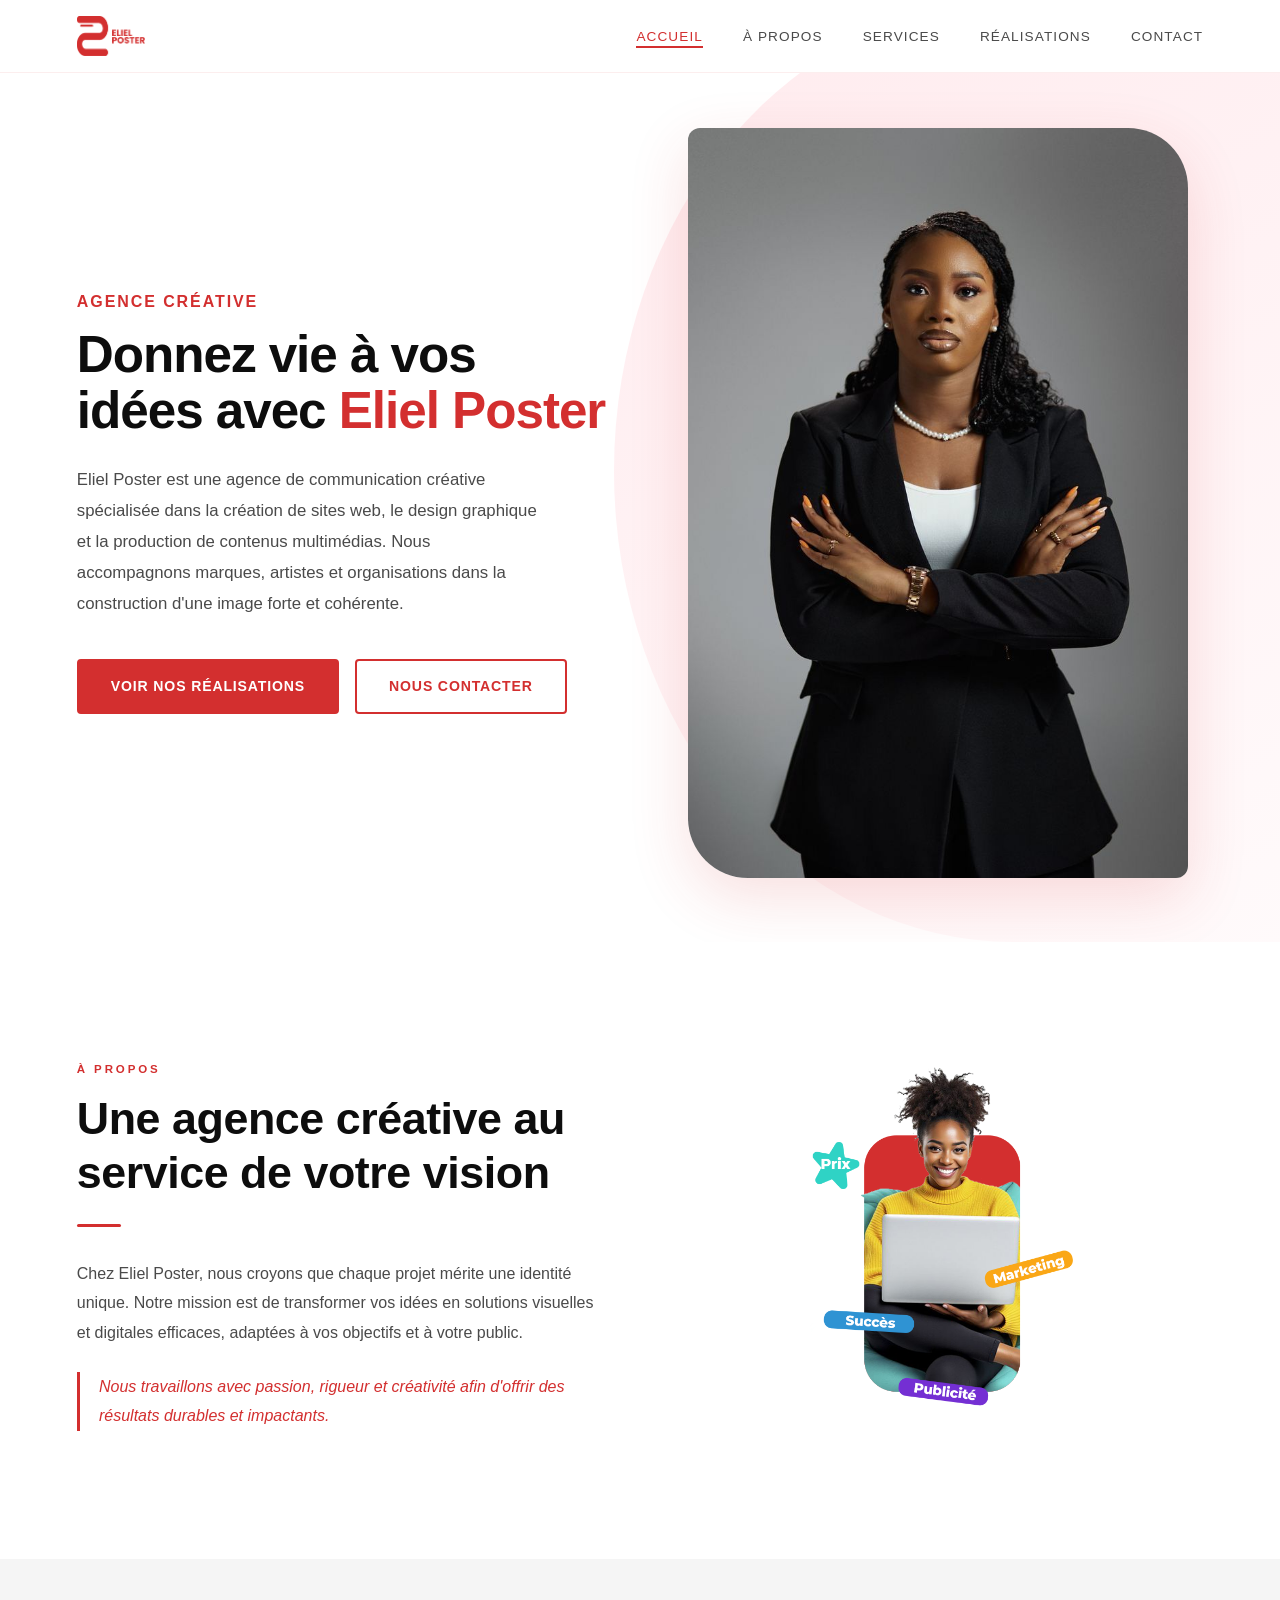
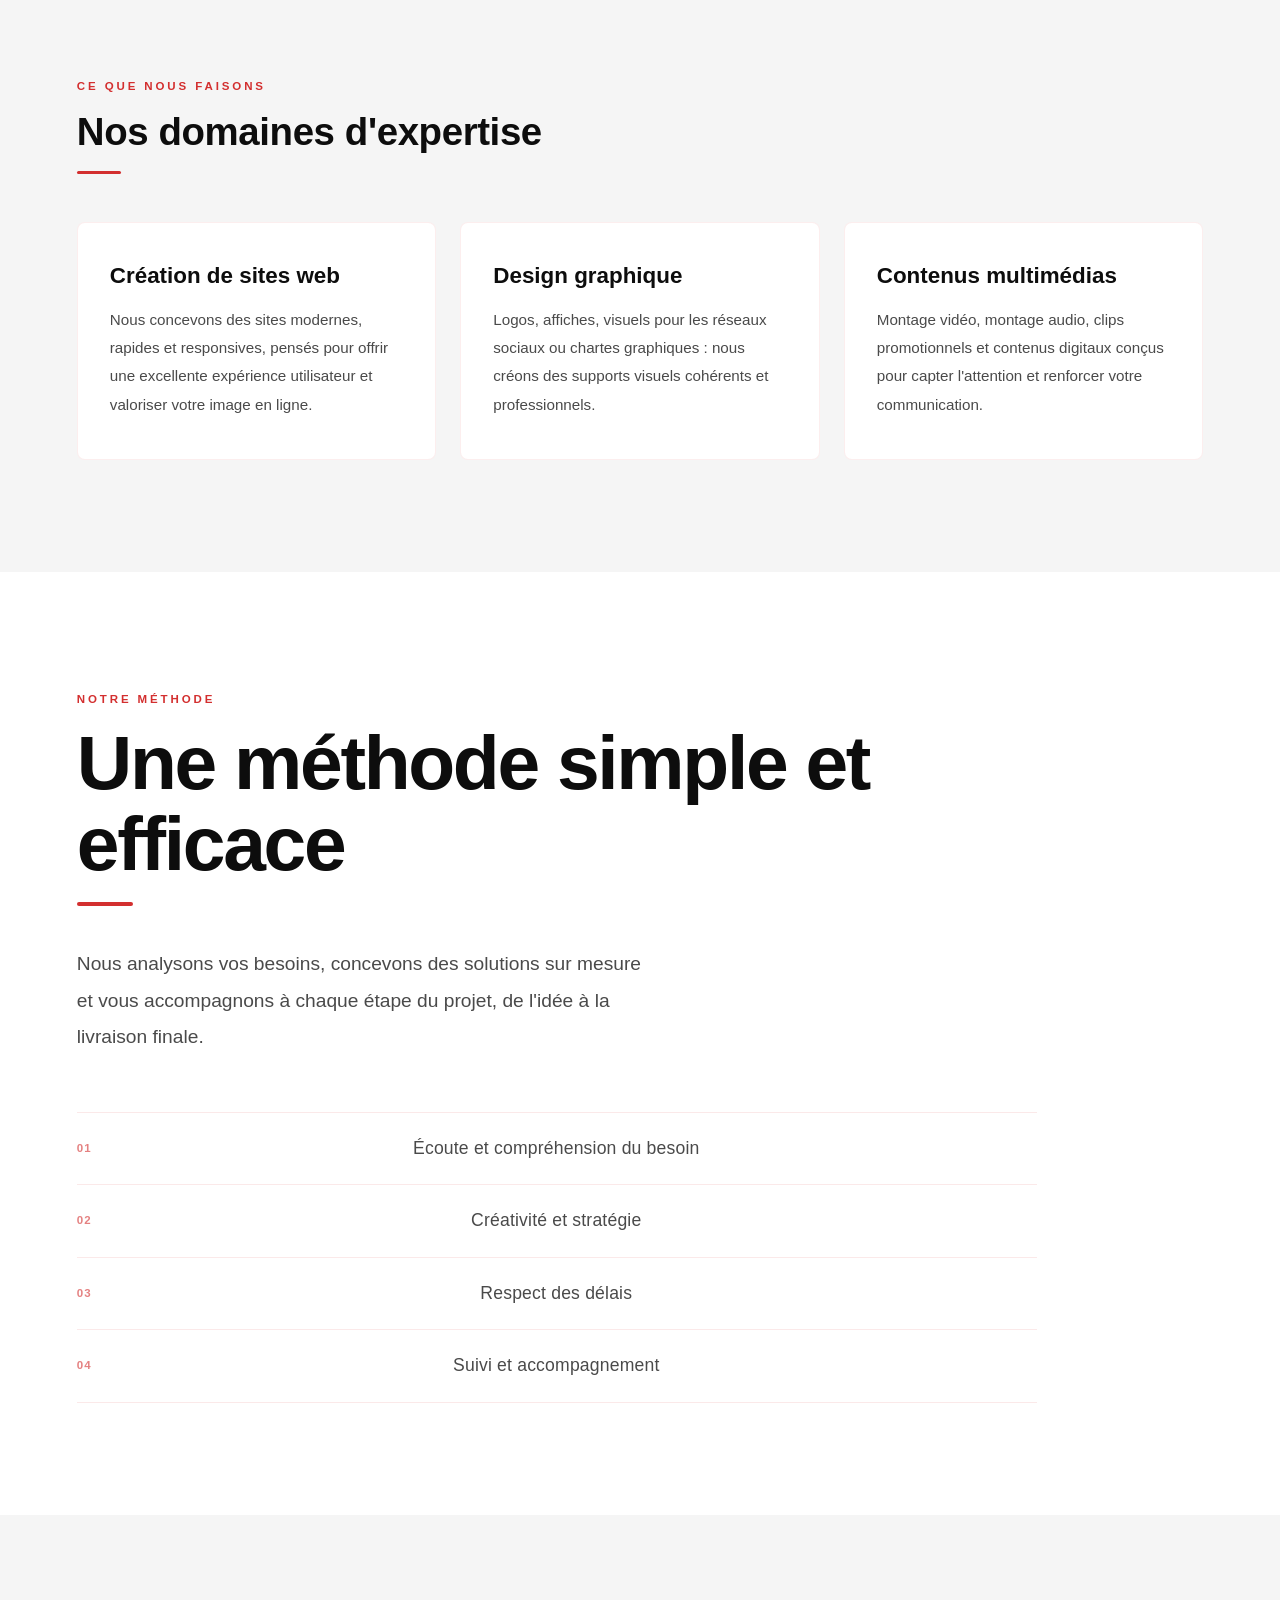
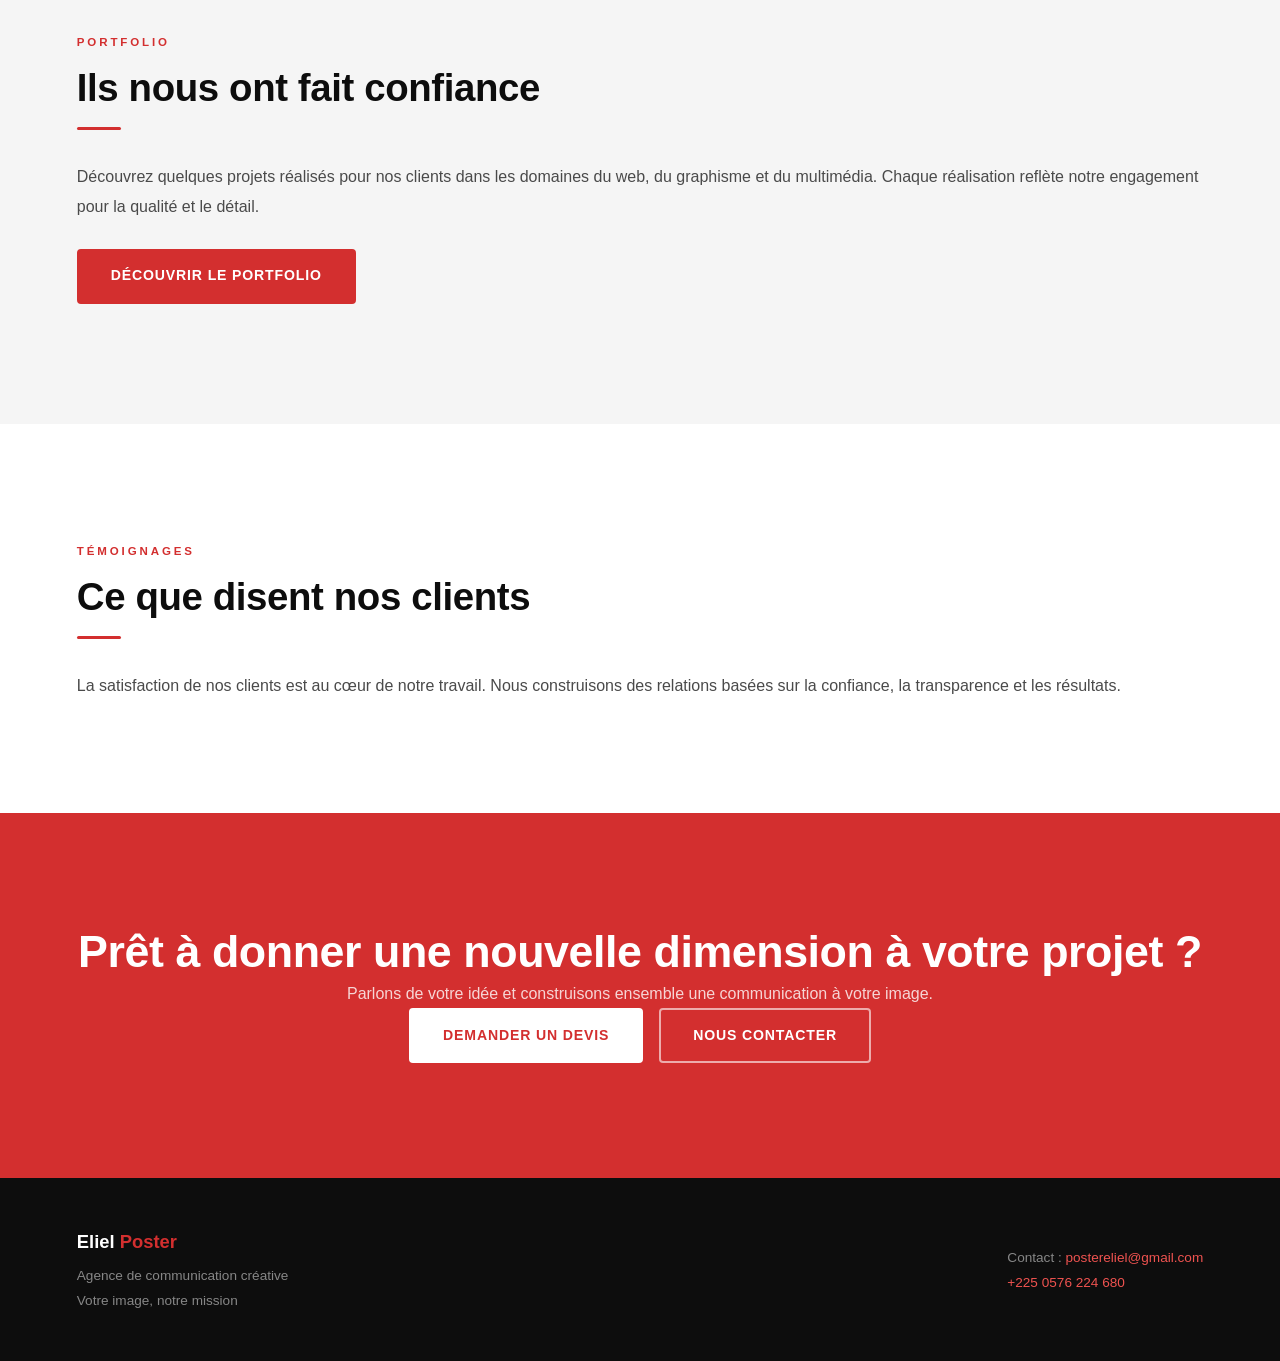
<file: index.html>
<!DOCTYPE html>
<html lang="fr">
<head>
    <meta charset="UTF-8">
    <meta name="viewport" content="width=device-width, initial-scale=1.0">
    <link rel="stylesheet" href="style.css">
    <link rel="icon" href="favicon.svg" type="image/svg+xml">
    <link rel="shortcut icon" href="favicon.svg" type="image/x-icon">
    <title>Eliel Poster</title>
</head>
<body>


    <div class="entete">
        <div class="logo">
            <a href="index.html">
                <img src="LOGO.png" alt="Logo Eliel Poster">
            </a>
        </div>


        <nav>
            <ul>
                <li><a href="#accueil">Accueil</a></li>
                <li><a href="#apropos">À propos</a></li>
                <li><a href="#services">Services</a></li>
                <li><a href="portfolio.html">Réalisations</a></li>
                <li><a href="contact.html">Contact</a></li>
            </ul>
        </nav>

        <button class="hamburger" id="hamburger" aria-label="Ouvrir le menu" aria-expanded="false">
            <span></span>
            <span></span>
            <span></span>
        </button>
    </div>

    <div class="menu-overlay" id="menuOverlay"></div>


    <div class="mobile-menu" id="mobileMenu" aria-hidden="true">
        <ul>
            <li><a href="#accueil"  class="mobile-lien">Accueil</a></li>
            <li><a href="#apropos"  class="mobile-lien">À propos</a></li>
            <li><a href="#services" class="mobile-lien">Services</a></li>
            <li><a href="portfolio.html" class="mobile-lien">Réalisations</a></li>
            <li><a href="contact.html"   class="mobile-lien">Contact</a></li>
        </ul>
        <a href="devis.html" class="btn-mobile-cta">Demander un devis</a>
    </div>


    <section id="accueil" class="hero">
        <div class="hero-content">
            <h4>Agence créative</h4>
            <h1 class="hero-titre-anime">Donnez vie à vos idées avec <span>Eliel Poster</span></h1>
            <p>Eliel Poster est une agence de communication créative spécialisée dans la création de sites web, le design graphique et la production de contenus multimédias. Nous accompagnons marques, artistes et organisations dans la construction d'une image forte et cohérente.</p>
            <div class="hero-btns">
                <a href="portfolio.html" class="btn-hero">Voir nos réalisations</a>
                <a href="contact.html" class="btn-hero-outline">Nous contacter</a>
            </div>
        </div>
        <div class="hero-visual">
            <img src="ILLUSTRATION ACCEU.jpg" alt="Illustration femme">
        </div>
    </section>

    <section id="apropos">
        <div class="apropos-grid">
            <div class="apropos-box">
                <span class="section-label">À propos</span>
                <h2>Une agence créative au service de votre vision</h2>
                <div class="section-line"></div>
                <p>Chez Eliel Poster, nous croyons que chaque projet mérite une identité unique. Notre mission est de transformer vos idées en solutions visuelles et digitales efficaces, adaptées à vos objectifs et à votre public.</p>
                <p class="complement">Nous travaillons avec passion, rigueur et créativité afin d'offrir des résultats durables et impactants.</p>
            </div>
            <div class="hero-visual2">
                <img src="illustratio 2 site.png" alt="Illustration femme digitale">
            </div>
        </div>
    </section>

    <section id="services">
        <span class="section-label">Ce que nous faisons</span>
        <h2 class="section-title">Nos domaines d'expertise</h2>
        <div class="section-line"></div>
        <div class="services-grid">
            <div class="service-card reveal">
                <h3>Création de sites web</h3>
                <p>Nous concevons des sites modernes, rapides et responsives, pensés pour offrir une excellente expérience utilisateur et valoriser votre image en ligne.</p>
            </div>
            <div class="service-card reveal">
                <h3>Design graphique</h3>
                <p>Logos, affiches, visuels pour les réseaux sociaux ou chartes graphiques : nous créons des supports visuels cohérents et professionnels.</p>
            </div>
            <div class="service-card reveal">
                <h3>Contenus multimédias</h3>
                <p>Montage vidéo, montage audio, clips promotionnels et contenus digitaux conçus pour capter l'attention et renforcer votre communication.</p>
            </div>
        </div>
    </section>

    <section id="approche">
        <div class="approche-box">
            <span class="section-label">Notre méthode</span>
            <h2>Une méthode simple et efficace</h2>
            <p>Nous analysons vos besoins, concevons des solutions sur mesure et vous accompagnons à chaque étape du projet, de l'idée à la livraison finale.</p>
            <ul class="points-cles">
                <li>Écoute et compréhension du besoin</li>
                <li>Créativité et stratégie</li>
                <li>Respect des délais</li>
                <li>Suivi et accompagnement</li>
            </ul>
        </div>
    </section>

    
    <section id="realisations">
        <span class="section-label">Portfolio</span>
        <h2 class="section-title">Ils nous ont fait confiance</h2>
        <div class="section-line"></div>
        <p>Découvrez quelques projets réalisés pour nos clients dans les domaines du web, du graphisme et du multimédia. Chaque réalisation reflète notre engagement pour la qualité et le détail.</p>
        <br>
        <a href="portfolio.html" class="btn-primary">Découvrir le portfolio</a>
    </section>

 
    <section id="temoignages">
        <span class="section-label">Témoignages</span>
        <h2 class="section-title">Ce que disent nos clients</h2>
        <div class="section-line"></div>
        <p>La satisfaction de nos clients est au cœur de notre travail. Nous construisons des relations basées sur la confiance, la transparence et les résultats.</p>
    </section>

    <section id="contact" class="cta">
        <h2>Prêt à donner une nouvelle dimension à votre projet ?</h2>
        <p>Parlons de votre idée et construisons ensemble une communication à votre image.</p>
        <div class="cta-btns">
            <a href="devis.html" class="btn-hero">Demander un devis</a>
            <a href="contact.html" class="btn-hero-outline">Nous contacter</a>
        </div>
    </section>

    <footer>
        <div>
            <span class="footer-brand">Eliel <span>Poster</span></span>
            <p>Agence de communication créative</p>
            <p>Votre image, notre mission</p>
        </div>
        <div class="footer-contact">
            <p>Contact : <a href="mailto:postereliel@gmail.com">postereliel@gmail.com</a></p>
            <p><a href="tel:+2250576224680">+225 0576 224 680</a></p>
        </div>
    </footer>


    <script>
        const hamburger   = document.getElementById('hamburger');
        const mobileMenu  = document.getElementById('mobileMenu');
        const overlay     = document.getElementById('menuOverlay');
        const mobileLiens = document.querySelectorAll('.mobile-lien');

        function ouvrirMenu() {
            hamburger.classList.add('ouvert');
            mobileMenu.classList.add('ouvert');
            overlay.classList.add('ouvert');
            hamburger.setAttribute('aria-expanded', 'true');
            mobileMenu.setAttribute('aria-hidden', 'false');
            document.body.style.overflow = 'hidden';
        }

        function fermerMenu() {
            hamburger.classList.remove('ouvert');
            mobileMenu.classList.remove('ouvert');
            overlay.classList.remove('ouvert');
            hamburger.setAttribute('aria-expanded', 'false');
            mobileMenu.setAttribute('aria-hidden', 'true');
            document.body.style.overflow = '';
        }

        hamburger.addEventListener('click', () => {
            hamburger.classList.contains('ouvert') ? fermerMenu() : ouvrirMenu();
        });

        overlay.addEventListener('click', fermerMenu);

        mobileLiens.forEach(lien => lien.addEventListener('click', fermerMenu));

        // Ombre entête au scroll
        window.addEventListener('scroll', () => {
            document.querySelector('.entete').classList.toggle('entete--scroll', window.scrollY > 30);
        });

        // Lien actif au scroll
        const sections = document.querySelectorAll('section[id]');
        const navLiens = document.querySelectorAll('nav ul li a');

        window.addEventListener('scroll', () => {
            let actif = '';
            sections.forEach(s => {
                if (window.scrollY >= s.offsetTop - 100) actif = s.id;
            });
            navLiens.forEach(a => {
                a.classList.toggle('nav-actif', a.getAttribute('href') === '#' + actif);
            });
        });

        // Reveal au scroll
        const reveals = document.querySelectorAll('.reveal');
        const observer = new IntersectionObserver(entries => {
            entries.forEach(e => { if (e.isIntersecting) e.target.classList.add('reveal--visible'); });
        }, { threshold: 0.15 });
        reveals.forEach(r => observer.observe(r));
    </script>
</body>
</html>
</file>
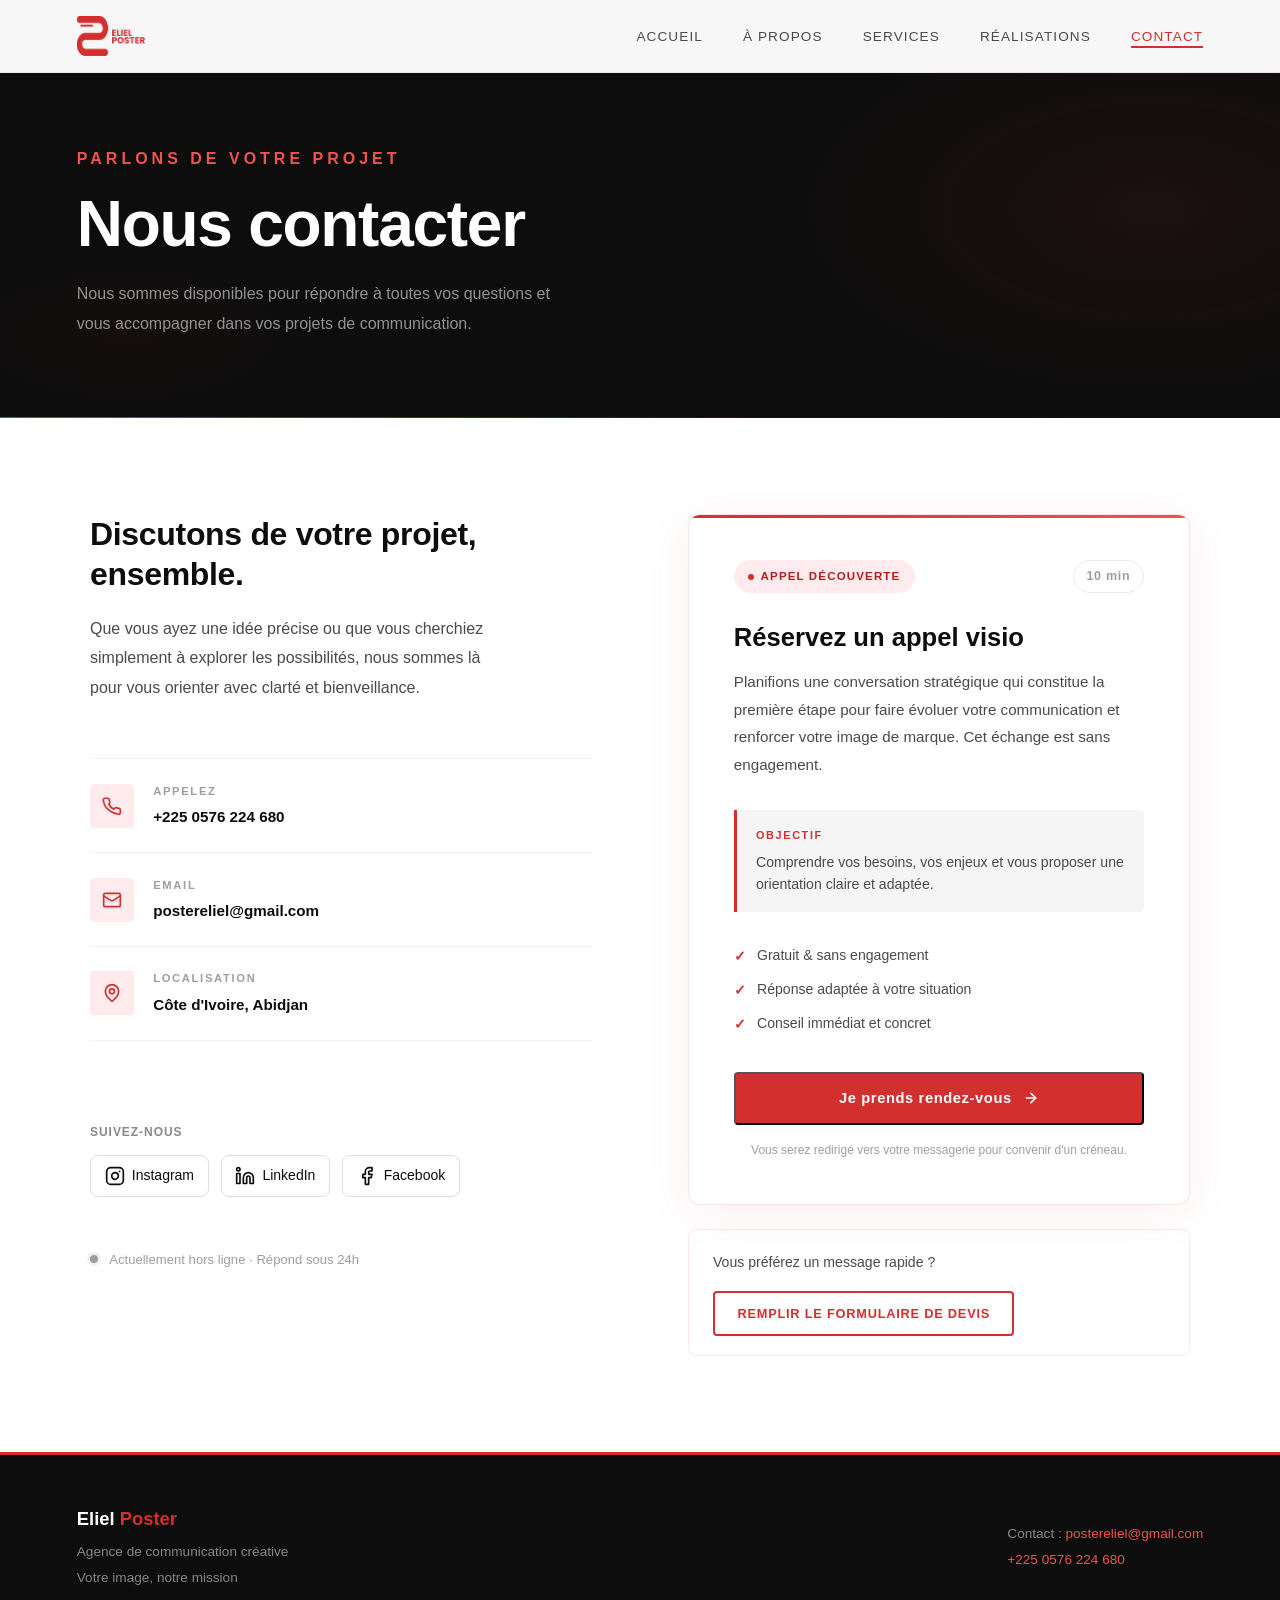
<file: contact.html>
<!DOCTYPE html>
<html lang="fr">
<head>
    <meta charset="UTF-8">
    <meta name="viewport" content="width=device-width, initial-scale=1.0">
    <link rel="stylesheet" href="style.css">
    <link rel="stylesheet" href="contact.css">
    <link rel="shortcut icon" href="favicon.svg" type="image/x-icon">
    <title>Nous contacter — Eliel Poster</title>
</head>
<body>

    <div class="entete">
        <div class="logo">
            <a href="index.html">
                <img src="LOGO.png" alt="Logo Eliel Poster">
            </a>
        </div>
        <nav>
            <ul>
                <li><a href="index.html#accueil">Accueil</a></li>
                <li><a href="index.html#apropos">À propos</a></li>
                <li><a href="index.html#services">Services</a></li>
                <li><a href="portfolio.html">Réalisations</a></li>
                <li><a href="contact.html" class="nav-actif">Contact</a></li>
            </ul>
        </nav>
        <button class="hamburger" id="hamburger" aria-label="Ouvrir le menu" aria-expanded="false">
            <span></span>
            <span></span>
            <span></span>
        </button>
    </div>

    <div class="menu-overlay" id="menuOverlay"></div>


    <div class="mobile-menu" id="mobileMenu" aria-hidden="true">
        <ul>
            <li><a href="index.html#accueil" class="mobile-lien">Accueil</a></li>
            <li><a href="index.html#apropos" class="mobile-lien">À propos</a></li>
            <li><a href="index.html#services" class="mobile-lien">Services</a></li>
            <li><a href="portfolio.html" class="mobile-lien">Réalisations</a></li>
            <li><a href="contact.html" class="mobile-lien">Contact</a></li>
        </ul>
        <a href="devis.html" class="btn-mobile-cta">Demander un devis</a>
    </div>

    <section class="contact-hero">
        <p class="section-label">Parlons de votre projet</p>
        <h1>Nous contacter</h1>
        <p>Nous sommes disponibles pour répondre à toutes vos questions et vous accompagner dans vos projets de communication.</p>
    </section>

    <section class="contact-section">
        <div class="contact-grid">


            <div class="contact-infos">

                <div class="contact-intro">
                    <h2>Discutons de votre projet, ensemble.</h2>
                    <p>Que vous ayez une idée précise ou que vous cherchiez simplement à explorer les possibilités, nous sommes là pour vous orienter avec clarté et bienveillance.</p>
                </div>

                <div class="contact-coordonnees">

                    <a href="tel:+2250576224680" class="coord-item">
                        <div class="coord-icone">
                            <svg width="20" height="20" viewBox="0 0 24 24" fill="none" stroke="currentColor" stroke-width="2" stroke-linecap="round" stroke-linejoin="round"><path d="M22 16.92v3a2 2 0 0 1-2.18 2 19.79 19.79 0 0 1-8.63-3.07A19.5 19.5 0 0 1 4.69 13.5 19.79 19.79 0 0 1 1.58 4.87a2 2 0 0 1 2-2.18h3a2 2 0 0 1 2 1.72c.127.96.361 1.903.7 2.81a2 2 0 0 1-.45 2.11L8.09 9.91a16 16 0 0 0 6 6l1.27-1.27a2 2 0 0 1 2.11-.45c.907.339 1.85.573 2.81.7A2 2 0 0 1 22 16.92z"/></svg>
                        </div>
                        <div class="coord-texte">
                            <span class="coord-label">Appelez</span>
                            <strong>+225 0576 224 680</strong>
                        </div>
                    </a>

                    <div class="coord-item coord-no-link" data-email="postereliel@gmail.com">
                        <div class="coord-icone">
                            <svg width="20" height="20" viewBox="0 0 24 24" fill="none" stroke="currentColor" stroke-width="2" stroke-linecap="round" stroke-linejoin="round"><rect width="20" height="16" x="2" y="4" rx="2"/><path d="m22 7-8.97 5.7a1.94 1.94 0 0 1-2.06 0L2 7"/></svg>
                        </div>
                        <div class="coord-texte">
                            <span class="coord-label">Email</span>
                            <strong>postereliel@gmail.com</strong>
                        </div>
                    </div>

                    <div class="coord-item coord-no-link">
                        <div class="coord-icone">
                            <svg width="20" height="20" viewBox="0 0 24 24" fill="none" stroke="currentColor" stroke-width="2" stroke-linecap="round" stroke-linejoin="round"><path d="M20 10c0 6-8 12-8 12s-8-6-8-12a8 8 0 0 1 16 0Z"/><circle cx="12" cy="10" r="3"/></svg>
                        </div>
                        <div class="coord-texte">
                            <span class="coord-label">Localisation</span>
                            <strong>Côte d'Ivoire, Abidjan</strong>
                        </div>
                    </div>

                </div>


                <div class="contact-reseaux">
                    <p class="reseaux-label">Suivez-nous</p>
                    <div class="reseaux-liens">

                        <a href="https://www.instagram.com/elielposter/" target="_blank" rel="noopener noreferrer" class="reseau-item" aria-label="Instagram">
                            <svg width="20" height="20" viewBox="0 0 24 24" fill="none" stroke="currentColor" stroke-width="2" stroke-linecap="round" stroke-linejoin="round">
                                <rect width="20" height="20" x="2" y="2" rx="5" ry="5"/>
                                <path d="M16 11.37A4 4 0 1 1 12.63 8 4 4 0 0 1 16 11.37z"/>
                                <line x1="17.5" x2="17.51" y1="6.5" y2="6.5"/>
                            </svg>
                            <span>Instagram</span>
                        </a>

                        <a href="https://www.linkedin.com/company/eliel-poster/" target="_blank" rel="noopener noreferrer" class="reseau-item" aria-label="LinkedIn">
                            <svg width="20" height="20" viewBox="0 0 24 24" fill="none" stroke="currentColor" stroke-width="2" stroke-linecap="round" stroke-linejoin="round">
                                <path d="M16 8a6 6 0 0 1 6 6v7h-4v-7a2 2 0 0 0-2-2 2 2 0 0 0-2 2v7h-4v-7a6 6 0 0 1 6-6z"/>
                                <rect width="4" height="12" x="2" y="9"/>
                                <circle cx="4" cy="4" r="2"/>
                            </svg>
                            <span>LinkedIn</span>
                        </a>

                        <a href="https://www.facebook.com/share/17pBStHqo6/" target="_blank" rel="noopener noreferrer" class="reseau-item" aria-label="Facebook">
                            <svg width="20" height="20" viewBox="0 0 24 24" fill="none" stroke="currentColor" stroke-width="2" stroke-linecap="round" stroke-linejoin="round">
                                <path d="M18 2h-3a5 5 0 0 0-5 5v3H7v4h3v8h4v-8h3l1-4h-4V7a1 1 0 0 1 1-1h3z"/>
                            </svg>
                            <span>Facebook</span>
                        </a>

                    </div>
                </div>

                <div class="contact-dispo">
                    <div class="dispo-dot"></div>
                    <p>Disponible du lundi au vendredi · 8h – 18h GMT</p>
                </div>

            </div>


            <div class="contact-rdv">

                <div class="rdv-card">

                    <div class="rdv-header">
                        <div class="rdv-badge">Appel découverte</div>
                        <div class="rdv-duree">10 min</div>
                    </div>

                    <h3>Réservez un appel visio</h3>
                    <p class="rdv-intro">Planifions une conversation stratégique qui constitue la première étape pour faire évoluer votre communication et renforcer votre image de marque. Cet échange est sans engagement.</p>

                    <div class="rdv-objectif">
                        <span class="rdv-objectif-label">Objectif</span>
                        <p>Comprendre vos besoins, vos enjeux et vous proposer une orientation claire et adaptée.</p>
                    </div>

                    <div class="rdv-garanties">
                        <div class="rdv-garantie"><span>✓</span> Gratuit &amp; sans engagement</div>
                        <div class="rdv-garantie"><span>✓</span> Réponse adaptée à votre situation</div>
                        <div class="rdv-garantie"><span>✓</span> Conseil immédiat et concret</div>
                    </div>

                    <button type="button" class="btn-rdv" id="btnRdv">
                        Je prends rendez-vous
                        <svg width="16" height="16" viewBox="0 0 24 24" fill="none" stroke="currentColor" stroke-width="2.5" stroke-linecap="round" stroke-linejoin="round"><path d="M5 12h14"/><path d="m12 5 7 7-7 7"/></svg>
                    </button>

                    <p class="rdv-note">Vous serez redirigé vers votre messagerie pour convenir d'un créneau.</p>

                </div>

                <div class="contact-rapide">
                    <p>Vous préférez un message rapide ?</p>
                    <a href="devis.html" class="btn-outline">Remplir le formulaire de devis</a>
                </div>

            </div>

        </div>
    </section>

    <footer>
        <div>
            <span class="footer-brand">Eliel <span>Poster</span></span>
            <p>Agence de communication créative</p>
            <p>Votre image, notre mission</p>
        </div>
        <div class="footer-contact">
            <p>Contact : <a href="mailto:postereliel@gmail.com">postereliel@gmail.com</a></p>
            <p><a href="tel:+2250576224680">+225 0576 224 680</a></p>
        </div>
    </footer>

    <style>

        .contact-reseaux {
            margin-top: 1.5rem;
        }
        .reseaux-label {
            font-size: 0.75rem;
            text-transform: uppercase;
            letter-spacing: 0.08em;
            color: var(--couleur-texte-secondaire, #888);
            margin-bottom: 0.75rem;
            font-weight: 600;
        }
        .reseaux-liens {
            display: flex;
            gap: 0.75rem;
            flex-wrap: wrap;
        }
        .reseau-item {
            display: flex;
            align-items: center;
            gap: 0.45rem;
            padding: 0.5rem 0.85rem;
            border: 1px solid var(--couleur-bordure, #e0e0e0);
            border-radius: 8px;
            text-decoration: none;
            color: inherit;
            font-size: 0.875rem;
            font-weight: 500;
            transition: border-color 0.2s, background 0.2s, color 0.2s;
        }
        .reseau-item:hover {
            border-color: currentColor;
            background: var(--couleur-accent, #111);
            color: #fff;
        }
    </style>

    <script>
        const hamburger   = document.getElementById('hamburger');
        const mobileMenu  = document.getElementById('mobileMenu');
        const overlay     = document.getElementById('menuOverlay');
        const mobileLiens = document.querySelectorAll('.mobile-lien');

        function ouvrirMenu() {
            hamburger.classList.add('ouvert');
            mobileMenu.classList.add('ouvert');
            overlay.classList.add('ouvert');
            hamburger.setAttribute('aria-expanded', 'true');
            mobileMenu.setAttribute('aria-hidden', 'false');
            document.body.style.overflow = 'hidden';
        }

        function fermerMenu() {
            hamburger.classList.remove('ouvert');
            mobileMenu.classList.remove('ouvert');
            overlay.classList.remove('ouvert');
            hamburger.setAttribute('aria-expanded', 'false');
            mobileMenu.setAttribute('aria-hidden', 'true');
            document.body.style.overflow = '';
        }

        hamburger.addEventListener('click', () => {
            hamburger.classList.contains('ouvert') ? fermerMenu() : ouvrirMenu();
        });

        overlay.addEventListener('click', fermerMenu);
        mobileLiens.forEach(lien => lien.addEventListener('click', fermerMenu));

        window.addEventListener('scroll', () => {
            document.querySelector('.entete').classList.toggle('entete--scroll', window.scrollY > 30);
        });
    </script>

    <script src="js/contact.js"></script>
</body>
</html>
</file>
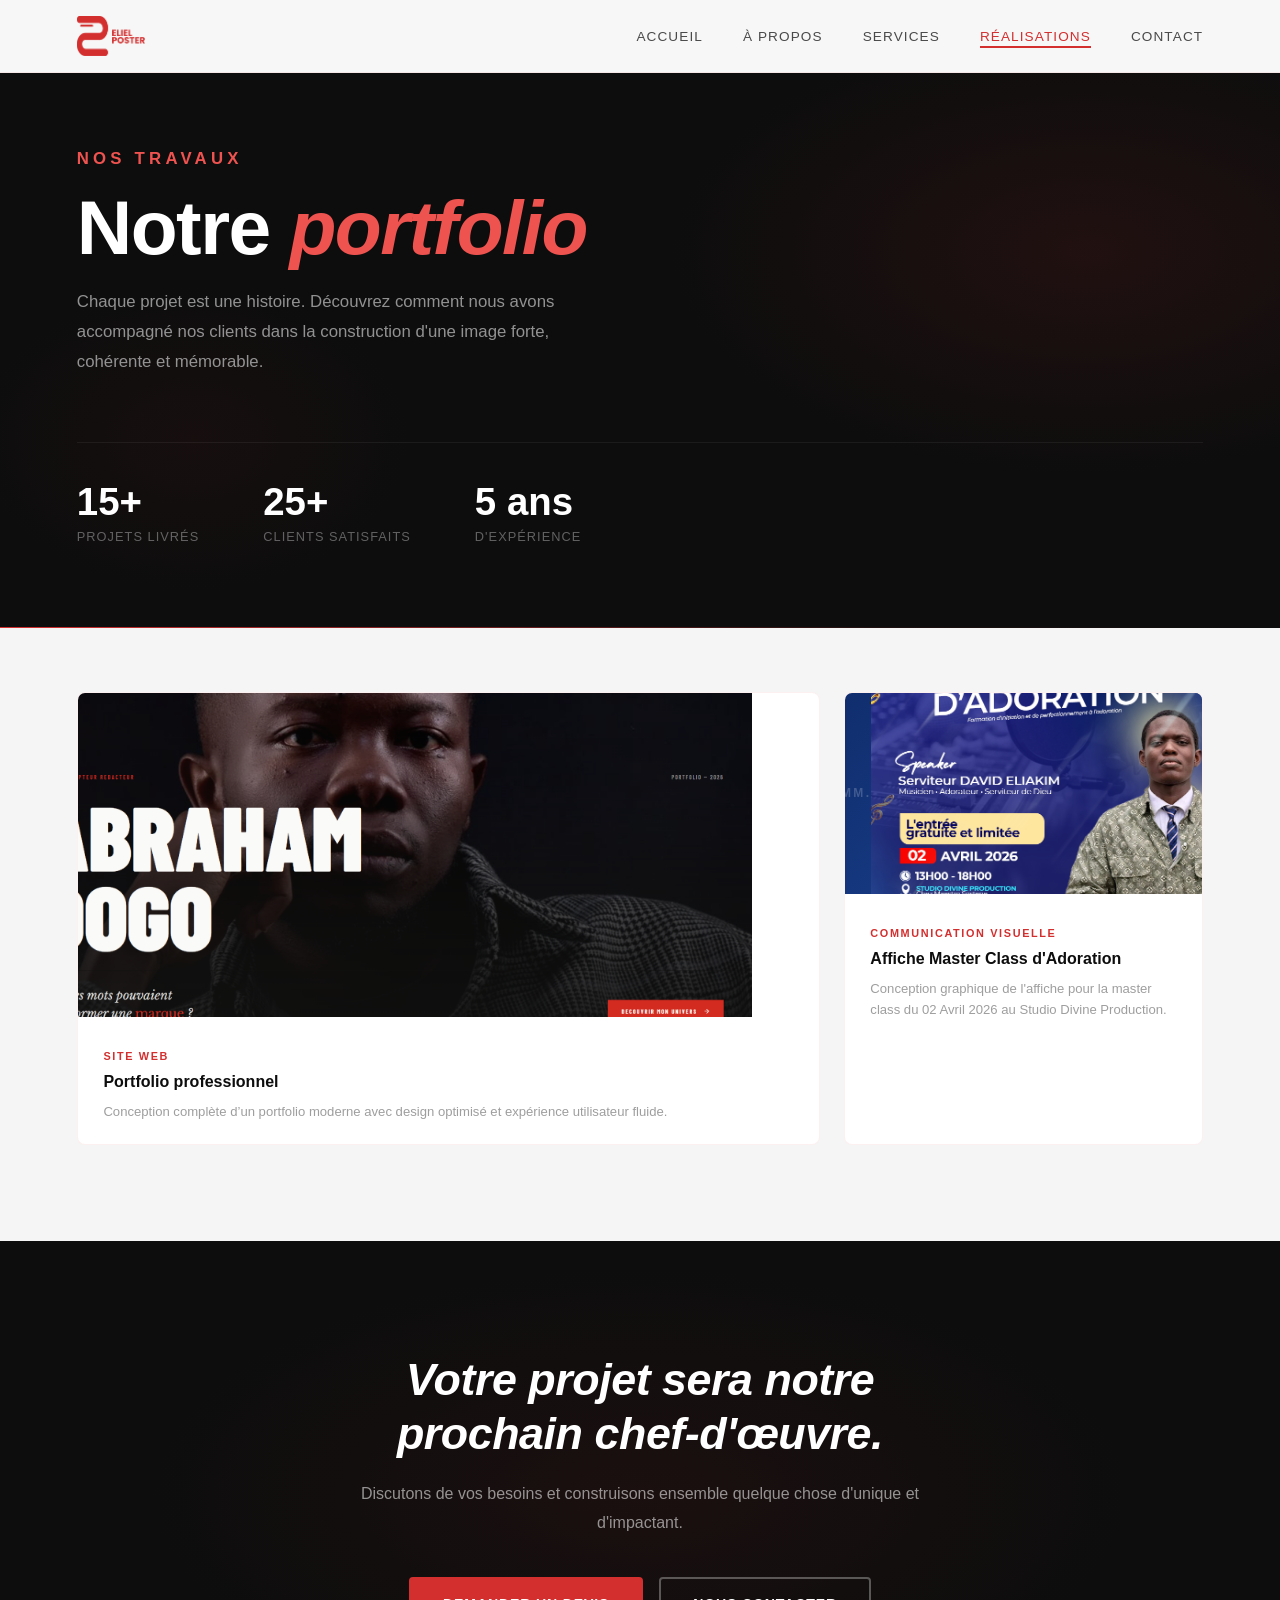
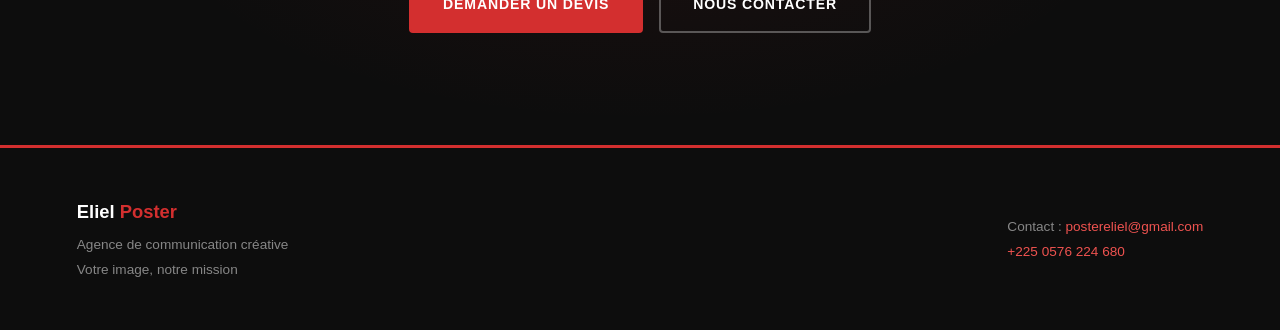
<file: portfolio.html>
<!DOCTYPE html>
<html lang="fr">
<head>
    <meta charset="UTF-8">
    <meta name="viewport" content="width=device-width, initial-scale=1.0">
    <link rel="stylesheet" href="style.css">
    <link rel="stylesheet" href="portfolio.css">
    <link rel="shortcut icon" href="favicon.svg" type="image/x-icon">
    <title>Portfolio — Eliel Poster</title>
</head>
<body>

    <div class="entete">
        <div class="logo">
            <a href="index.html">
                <img src="LOGO.png" alt="Logo Eliel Poster">
            </a>
        </div>
        <nav>
            <ul>
                <li><a href="index.html#accueil">Accueil</a></li>
                <li><a href="index.html#apropos">À propos</a></li>
                <li><a href="index.html#services">Services</a></li>
                <li><a href="portfolio.html" class="nav-actif">Réalisations</a></li>
                <li><a href="contact.html">Contact</a></li>
            </ul>
        </nav>
        <button class="hamburger" id="hamburger" aria-label="Ouvrir le menu" aria-expanded="false">
            <span></span>
            <span></span>
            <span></span>
        </button>
    </div>

    <!-- Overlay sombre -->
    <div class="menu-overlay" id="menuOverlay"></div>

    <!-- Menu mobile -->
    <div class="mobile-menu" id="mobileMenu" aria-hidden="true">
        <ul>
            <li><a href="index.html#accueil" class="mobile-lien">Accueil</a></li>
            <li><a href="index.html#apropos" class="mobile-lien">À propos</a></li>
            <li><a href="index.html#services" class="mobile-lien">Services</a></li>
            <li><a href="portfolio.html" class="mobile-lien">Réalisations</a></li>
            <li><a href="contact.html" class="mobile-lien">Contact</a></li>
        </ul>
        <a href="devis.html" class="btn-mobile-cta">Demander un devis</a>
    </div>

 <!--HERO -->
    <section class="portfolio-hero">
        <div class="portfolio-hero-inner">
            <p class="section-label">Nos travaux</p>
            <h1>Notre <em>portfolio</em></h1>
            <p>Chaque projet est une histoire. Découvrez comment nous avons accompagné nos clients dans la construction d'une image forte, cohérente et mémorable.</p>
        </div>
        <div class="portfolio-stats">
            <div class="stat-item">
                <strong data-count="48" data-suffix="+">15+</strong>
                <span>Projets livrés</span>
            </div>
            <div class="stat-item">
                <strong data-count="32" data-suffix="+">25+</strong>
                <span>Clients satisfaits</span>
            </div>
            <div class="stat-item">
                <strong data-count="3" data-suffix=" ans">5 ans</strong>
                <span>D'expérience</span>
            </div>
        </div>
    </section>




    <!-- GRILLE PROJETS -->
    <section class="portfolio-section">
        <div class="projets-grid" id="projetsGrid">

           <!-- Projet 1 — grand -->
<article class="projet-card projet-card--large" data-categorie="web">
    <div class="projet-visuel">
        <div class="projet-placeholder">
            <img src="img & resource porfolio/abraham gogo porf.png" alt="Portfolio Abraham Dogo">
            <span>Abraham Dogo – Portfolio professionnel</span>
        </div>
        <div class="projet-overlay">
            <span class="projet-tag">Client : Abraham Dogo</span>
            <h3>Portfolio professionnel</h3>
            <p>
                Nous avons conçu le portfolio professionnel d’Abraham Dogo afin de valoriser son image, ses compétences et ses réalisations à travers une plateforme moderne, claire et impactante.
                <br><br>
                Le site propose une navigation fluide, un design soigné et une présentation stratégique de son profil pour renforcer sa crédibilité et attirer de nouvelles opportunités.
            </p>
            <a href="https://abrahamdogo.netlify.app/" target="_blank" class="btn-projet">Voir le site →</a>
        </div>
    </div>
    <div class="projet-meta">
        <span class="projet-categorie">Site web</span>
        <h3 class="projet-titre">Portfolio professionnel</h3>
        <p class="projet-desc">
            Conception complète d’un portfolio moderne avec design optimisé et expérience utilisateur fluide.
        </p>
    </div>
</article>

<!-- Projet 2 -->
           <article class="projet-card" data-categorie="communication">
                <div class="projet-visuel">
                    <div class="projet-placeholder" style="background: linear-gradient(135deg, #102e6e 0%, #1c4596 100%);">
                        <span>Comm.</span>
                    <img src="img & resource porfolio/MASTER CLASS.png" alt="Master class">
                    </div>
                    <div class="projet-overlay">
                        <span class="projet-tag">Affiche Événementielle</span>
                        <h3>Master Class d'Adoration</h3>
                        <p>Affiche promotionnelle pour la formation de David Eliakim (Divine Production).</p>
                        <a href="img & resource porfolio/MASTER CLASS.png" class="btn-projet">Voir le projet →</a>
                    </div>
                </div>
                <div class="projet-meta">
                    <span class="projet-categorie">Communication Visuelle</span>
                    <h3 class="projet-titre">Affiche Master Class d'Adoration</h3>
                    <p class="projet-desc">Conception graphique de l'affiche pour la master class du 02 Avril 2026 au Studio Divine Production.</p>
                </div>
            </article>
    </section>

        <!-- CTA FINAL -->
    <section class="portfolio-cta">
        <div class="portfolio-cta-inner">
            <h2>Votre projet sera notre prochain chef-d'œuvre.</h2>
            <p>Discutons de vos besoins et construisons ensemble quelque chose d'unique et d'impactant.</p>
            <div class="cta-btns">
                <a href="devis.html" class="btn-hero">Demander un devis</a>
                <a href="contact.html" class="btn-hero-outline">Nous contacter</a>
            </div>
        </div>
    </section>  
    
    <footer>
        <div>
            <span class="footer-brand">Eliel <span>Poster</span></span>
            <p>Agence de communication créative</p>
            <p>Votre image, notre mission</p>
        </div>
        <div class="footer-contact">
            <p>Contact : <a href="mailto:postereliel@gmail.com">postereliel@gmail.com</a></p>
            <p><a href="tel:+2250576224680">+225 0576 224 680</a></p>
        </div>
    </footer>

    <script>
        const hamburger   = document.getElementById('hamburger');
        const mobileMenu  = document.getElementById('mobileMenu');
        const overlay     = document.getElementById('menuOverlay');
        const mobileLiens = document.querySelectorAll('.mobile-lien');

        function ouvrirMenu() {
            hamburger.classList.add('ouvert');
            mobileMenu.classList.add('ouvert');
            overlay.classList.add('ouvert');
            hamburger.setAttribute('aria-expanded', 'true');
            mobileMenu.setAttribute('aria-hidden', 'false');
            document.body.style.overflow = 'hidden';
        }

        function fermerMenu() {
            hamburger.classList.remove('ouvert');
            mobileMenu.classList.remove('ouvert');
            overlay.classList.remove('ouvert');
            hamburger.setAttribute('aria-expanded', 'false');
            mobileMenu.setAttribute('aria-hidden', 'true');
            document.body.style.overflow = '';
        }

        hamburger.addEventListener('click', () => {
            hamburger.classList.contains('ouvert') ? fermerMenu() : ouvrirMenu();
        });

        overlay.addEventListener('click', fermerMenu);
        mobileLiens.forEach(lien => lien.addEventListener('click', fermerMenu));

        window.addEventListener('scroll', () => {
            document.querySelector('.entete').classList.toggle('entete--scroll', window.scrollY > 30);
        });
    </script>
</body>
</html>
</file>
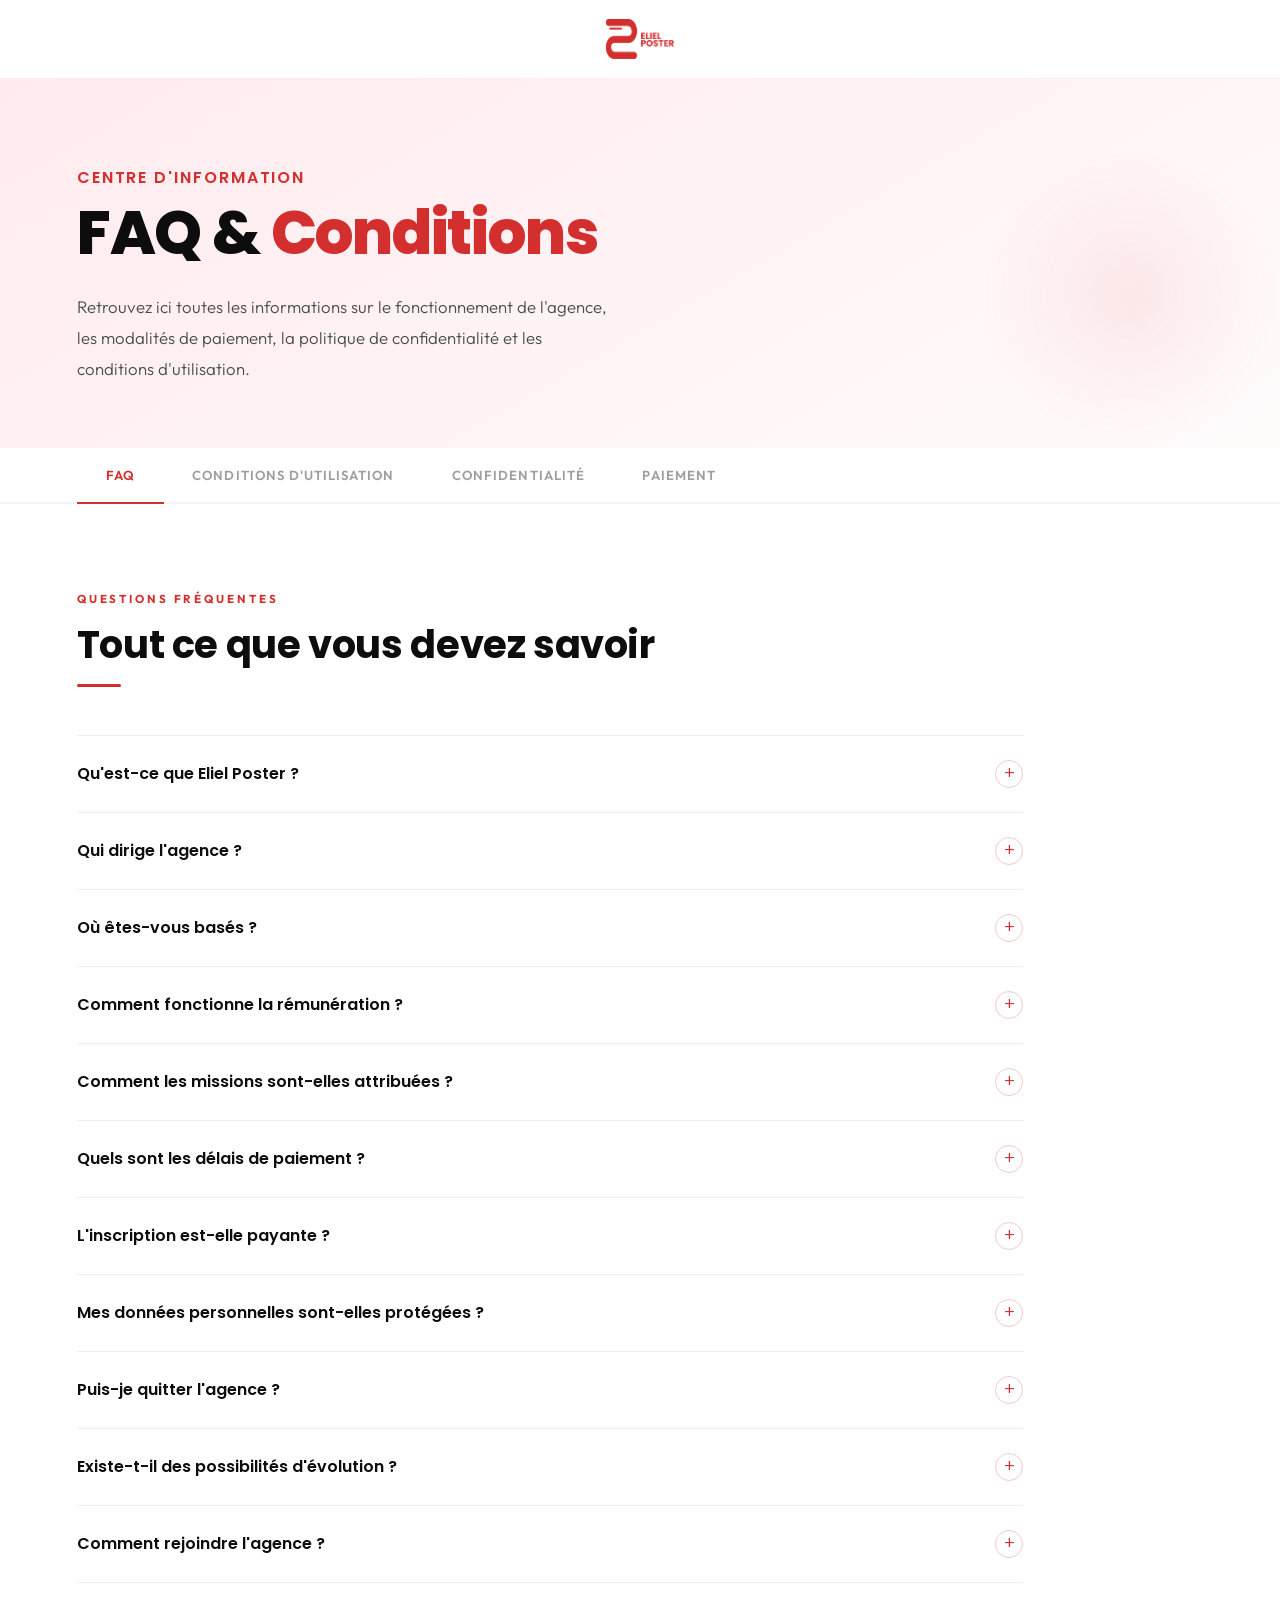
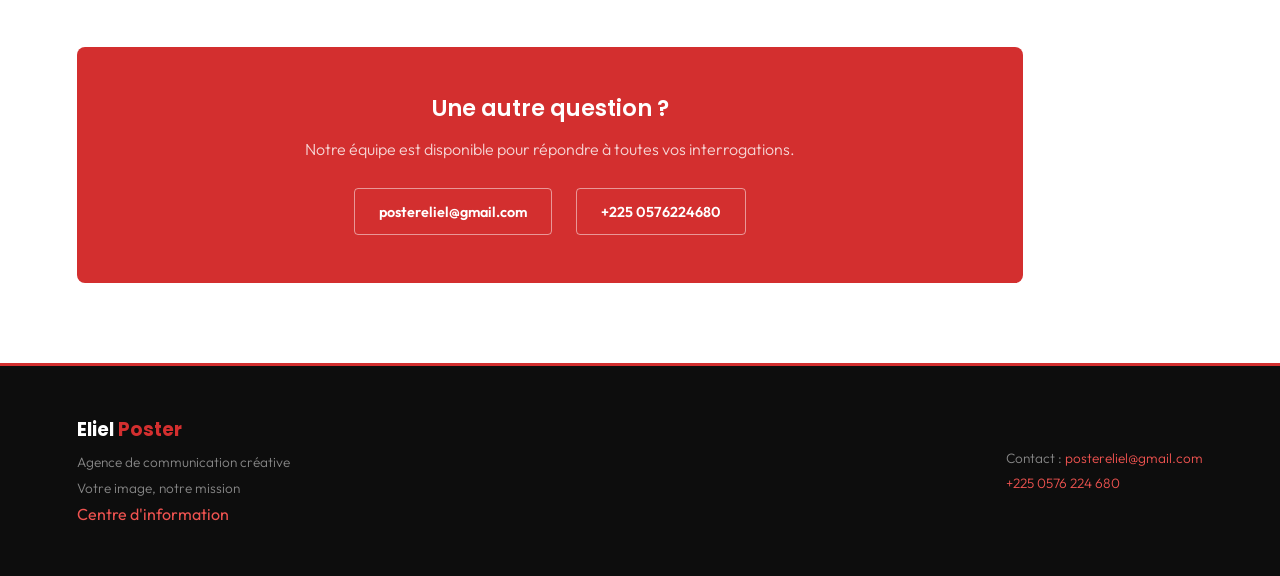
<file: Centre d'information/Centre d'information.html>
<!DOCTYPE html>
<html lang="fr">
<head>
    <meta charset="UTF-8">
    <meta name="viewport" content="width=device-width, initial-scale=1.0">
    <link rel="stylesheet" href="../style.css">
    <link rel="shortcut icon" href="favicon.svg" type="image/x-icon">
    <title>Eliel Poster — FAQ & Informations</title>
    <link href="https://fonts.googleapis.com/css2?family=Poppins:wght@700;800&family=Outfit:wght@300;400;500;600&display=swap" rel="stylesheet">
    <style>
        /* ============================================================
           ELIEL POSTER — FAQ & LEGAL PAGE
           ============================================================ */
        :root {
            --rouge:          #d32f2f;
            --rouge-sombre:   #b71c1c;
            --rouge-clair:    #ef5350;
            --rouge-pale:     #ffebee;
            --noir:           #0d0d0d;
            --gris-fonce:     #1e1e1e;
            --gris-moyen:     #4a4a4a;
            --gris-clair:     #9e9e9e;
            --gris-pale:      #f5f5f5;
            --blanc:          #ffffff;
            --font-titre:     'Poppins', sans-serif;
            --font-corps:     'Outfit', sans-serif;
            --gap-xs:    0.5rem;
            --gap-sm:    1rem;
            --gap-md:    2rem;
            --gap-lg:    4rem;
            --gap-xl:    7rem;
            --radius-sm:  4px;
            --radius-md:  8px;
            --radius-lg:  50px;
            --ombre-douce:  0 4px 24px rgba(211, 47, 47, 0.08);
            --ombre-forte:  0 8px 40px rgba(211, 47, 47, 0.18);
            --transition: 0.3s ease;
        }

        *, *::before, *::after {
            margin: 0;
            padding: 0;
            box-sizing: border-box;
        }

        html { scroll-behavior: smooth; font-size: 16px; }

        body {
            font-family: var(--font-corps);
            background-color: var(--blanc);
            color: var(--noir);
            line-height: 1.7;
            -webkit-font-smoothing: antialiased;
        }

        img, svg { max-width: 100%; display: block; }
        a { text-decoration: none; color: inherit; }
        ul { list-style: none; }

        h1, h2, h3, h4 {
            font-family: var(--font-titre);
            font-weight: 700;
            line-height: 1.2;
            color: var(--noir);
        }

        h2 { font-size: clamp(1.8rem, 3.5vw, 2.8rem); letter-spacing: -0.01em; }
        h3 { font-size: clamp(1.1rem, 2vw, 1.4rem); font-weight: 600; }
        h4 {
            font-size: 1rem;
            font-weight: 600;
            text-transform: uppercase;
            letter-spacing: 0.12em;
            color: var(--rouge);
        }

        p {
            font-size: 1rem;
            font-weight: 300;
            color: var(--gris-moyen);
            line-height: 1.85;
        }

        /* ============================================================
           EN-TÊTE — LOGO UNIQUEMENT
           ============================================================ */
        .entete {
            position: fixed;
            top: 0; left: 0; right: 0;
            z-index: 999;
            display: flex;
            justify-content: center;
            align-items: center;
            padding: 1.2rem 6%;
            background: rgba(255, 255, 255, 0.96);
            backdrop-filter: blur(14px);
            border-bottom: 1px solid rgba(211, 47, 47, 0.08);
            transition: box-shadow var(--transition);
        }

        .entete:hover {
            box-shadow: 0 2px 20px rgba(211, 47, 47, 0.06);
        }

        .logo {
            display: flex;
            align-items: center;
            gap: 0.7rem;
        }

        .logo img {
            height: 40px;
            width: auto;
            object-fit: contain;
        }

        /* Fallback texte si logo absent */
        .logo-text {
            font-family: var(--font-titre);
            font-size: 1.4rem;
            font-weight: 700;
            color: var(--noir);
            letter-spacing: 0.02em;
        }

        .logo-text span { color: var(--rouge); }

        /* ============================================================
           HERO — BANDEAU PAGE
           ============================================================ */
        .page-hero {
            margin-top: 72px;
            padding: 6rem 6% 4rem;
            background: linear-gradient(150deg, var(--rouge-pale) 0%, rgba(255,235,238,0.2) 100%);
            position: relative;
            overflow: hidden;
        }

        .page-hero::after {
            content: '';
            position: absolute;
            bottom: 0; right: 0;
            width: 300px;
            height: 300px;
            background: radial-gradient(circle, rgba(211,47,47,0.08) 0%, transparent 70%);
            pointer-events: none;
        }

        .page-hero h4 { margin-bottom: 0.8rem; }

        .page-hero h1 {
            font-family: var(--font-titre);
            font-size: clamp(2.2rem, 5vw, 3.8rem);
            font-weight: 800;
            letter-spacing: -0.02em;
            line-height: 1.1;
            color: var(--noir);
            max-width: 700px;
            margin-bottom: 1.5rem;
        }

        .page-hero h1 span { color: var(--rouge); }

        .page-hero p {
            max-width: 540px;
            font-size: 1.05rem;
        }

        /* ============================================================
           NAVIGATION ONGLETS (TABS)
           ============================================================ */
        .tabs-nav {
            display: flex;
            gap: 0;
            padding: 0 6%;
            background: var(--blanc);
            border-bottom: 2px solid var(--gris-pale);
            position: sticky;
            top: 72px;
            z-index: 99;
        }

        .tab-btn {
            font-family: var(--font-corps);
            font-size: 0.82rem;
            font-weight: 600;
            letter-spacing: 0.08em;
            text-transform: uppercase;
            color: var(--gris-clair);
            padding: 1.2rem 1.8rem;
            border: none;
            background: none;
            cursor: pointer;
            border-bottom: 2px solid transparent;
            margin-bottom: -2px;
            transition: color var(--transition), border-color var(--transition);
        }

        .tab-btn:hover { color: var(--rouge); }
        .tab-btn.active {
            color: var(--rouge);
            border-bottom-color: var(--rouge);
        }

        /* ============================================================
           CONTENU PRINCIPAL
           ============================================================ */
        .main-content {
            padding: 5rem 6%;
            max-width: 1100px;
        }

        .tab-panel { display: none; }
        .tab-panel.active { display: block; }

        /* ============================================================
           SECTION LABEL & TITRE
           ============================================================ */
        .section-label {
            display: inline-block;
            font-size: 0.72rem;
            font-weight: 700;
            letter-spacing: 0.25em;
            text-transform: uppercase;
            color: var(--rouge);
            margin-bottom: 0.8rem;
        }

        .section-title {
            font-family: var(--font-titre);
            font-size: clamp(1.8rem, 3vw, 2.6rem);
            font-weight: 700;
            color: var(--noir);
            max-width: 600px;
            margin-bottom: 1rem;
        }

        .section-line {
            width: 44px;
            height: 3px;
            background: var(--rouge);
            margin-bottom: 3rem;
            border-radius: 2px;
        }

        /* ============================================================
           FAQ — ACCORDÉON
           ============================================================ */
        .faq-list {
            display: flex;
            flex-direction: column;
            gap: 0;
            border-top: 1px solid rgba(211, 47, 47, 0.1);
        }

        .faq-item {
            border-bottom: 1px solid rgba(211, 47, 47, 0.1);
        }

        .faq-question {
            display: flex;
            align-items: center;
            justify-content: space-between;
            gap: 1rem;
            font-family: var(--font-titre);
            font-size: 1rem;
            font-weight: 600;
            color: var(--noir);
            padding: 1.5rem 0;
            cursor: pointer;
            transition: color var(--transition);
            background: none;
            border: none;
            width: 100%;
            text-align: left;
        }

        .faq-question:hover { color: var(--rouge); }

        .faq-icon {
            flex-shrink: 0;
            width: 28px;
            height: 28px;
            border-radius: 50%;
            border: 1.5px solid rgba(211, 47, 47, 0.25);
            display: flex;
            align-items: center;
            justify-content: center;
            color: var(--rouge);
            font-size: 1.1rem;
            font-weight: 300;
            transition: background var(--transition), color var(--transition), transform var(--transition);
            line-height: 1;
        }

        .faq-item.open .faq-icon {
            background: var(--rouge);
            color: var(--blanc);
            transform: rotate(45deg);
        }

        .faq-answer {
            overflow: hidden;
            max-height: 0;
            transition: max-height 0.4s ease, padding 0.3s ease;
        }

        .faq-item.open .faq-answer {
            max-height: 400px;
        }

        .faq-answer p {
            padding-bottom: 1.5rem;
            font-size: 0.97rem;
        }

        /* ============================================================
           CONDITIONS — ARTICLES
           ============================================================ */
        .legal-section {
            margin-bottom: 3.5rem;
        }

        .legal-section h3 {
            font-size: 1.15rem;
            color: var(--noir);
            margin-bottom: 1rem;
            display: flex;
            align-items: center;
            gap: 0.8rem;
        }

        .legal-section h3::before {
            content: '';
            display: inline-block;
            width: 6px;
            height: 6px;
            border-radius: 50%;
            background: var(--rouge);
            flex-shrink: 0;
        }

        .legal-section p {
            padding-left: 1.4rem;
        }

        .legal-section ul {
            padding-left: 1.4rem;
            margin-top: 0.5rem;
            display: flex;
            flex-direction: column;
            gap: 0.4rem;
        }

        .legal-section ul li {
            font-family: var(--font-corps);
            font-size: 0.97rem;
            font-weight: 300;
            color: var(--gris-moyen);
            padding-left: 1rem;
            position: relative;
        }

        .legal-section ul li::before {
            content: '–';
            position: absolute;
            left: 0;
            color: var(--rouge);
        }

        .legal-meta {
            font-size: 0.82rem;
            color: var(--gris-clair);
            font-style: italic;
            margin-bottom: 2.5rem;
        }

        /* ============================================================
           PAIEMENT — CARDS
           ============================================================ */
        .paiement-grid {
            display: grid;
            grid-template-columns: repeat(3, 1fr);
            gap: 1.5rem;
            margin-top: 2.5rem;
        }

        .paiement-card {
            background: var(--gris-pale);
            padding: 2rem 1.5rem;
            border-radius: var(--radius-md);
            border: 1px solid rgba(211, 47, 47, 0.08);
            transition: box-shadow var(--transition), transform var(--transition), border-color var(--transition);
            position: relative;
            overflow: hidden;
        }

        .paiement-card::before {
            content: '';
            position: absolute;
            top: 0; left: 0; right: 0;
            height: 3px;
            background: var(--rouge);
            transform: scaleX(0);
            transform-origin: left;
            transition: transform var(--transition);
        }

        .paiement-card:hover {
            box-shadow: var(--ombre-forte);
            transform: translateY(-4px);
            border-color: rgba(211, 47, 47, 0.2);
        }

        .paiement-card:hover::before { transform: scaleX(1); }

        .paiement-card .montant {
            font-family: var(--font-titre);
            font-size: 2rem;
            font-weight: 800;
            color: var(--rouge);
            line-height: 1;
            margin-bottom: 0.4rem;
        }

        .paiement-card h3 {
            font-size: 1rem;
            color: var(--noir);
            margin-bottom: 0.8rem;
        }

        .paiement-card p {
            font-size: 0.92rem;
        }

        /* ============================================================
           CONTACT BLOCK
           ============================================================ */
        .contact-block {
            background: var(--rouge);
            border-radius: var(--radius-md);
            padding: 3rem;
            text-align: center;
            margin-top: 4rem;
        }

        .contact-block h3 {
            color: var(--blanc);
            font-size: 1.4rem;
            margin-bottom: 0.8rem;
        }

        .contact-block p {
            color: rgba(255,255,255,0.8);
            margin-bottom: 1.5rem;
        }

        .contact-block .contact-links {
            display: flex;
            gap: 1.5rem;
            justify-content: center;
            flex-wrap: wrap;
        }

        .contact-block a {
            font-family: var(--font-corps);
            font-size: 0.9rem;
            font-weight: 600;
            color: var(--blanc);
            border: 1.5px solid rgba(255,255,255,0.5);
            padding: 0.65rem 1.5rem;
            border-radius: var(--radius-sm);
            transition: background var(--transition), border-color var(--transition);
        }

        .contact-block a:hover {
            background: rgba(255,255,255,0.15);
            border-color: var(--blanc);
        }

        /* ============================================================
           FOOTER
           ============================================================ */
        footer {
            background: var(--noir);
            color: rgba(255, 255, 255, 0.55);
            padding: 3rem 6%;
            display: flex;
            justify-content: space-between;
            align-items: center;
            flex-wrap: wrap;
            gap: 1.5rem;
            border-top: 3px solid var(--rouge);
        }

        footer p {
            color: rgba(255, 255, 255, 0.5);
            font-size: 0.85rem;
            font-weight: 300;
        }

        .footer-brand {
            font-family: var(--font-titre);
            font-size: 1.15rem;
            font-weight: 700;
            color: var(--blanc);
            display: block;
            margin-bottom: 0.3rem;
        }

        .footer-brand span { color: var(--rouge); }

        footer a {
            color: var(--rouge-clair);
            transition: color var(--transition);
        }

        footer a:hover { color: var(--blanc); }

        /* ============================================================
           RESPONSIVE
           ============================================================ */
        @media (max-width: 768px) {
            .paiement-grid { grid-template-columns: 1fr; }
            .tabs-nav { overflow-x: auto; }
            .tab-btn { padding: 1.2rem 1.2rem; font-size: 0.75rem; white-space: nowrap; }
            .main-content { padding: 3rem 4%; }
            .page-hero { padding: 4rem 4% 3rem; }
            .contact-block { padding: 2rem; }
            footer { flex-direction: column; text-align: center; }
        }

        @media (max-width: 640px) {
            .paiement-grid { grid-template-columns: 1fr; }
        }

        /* ============================================================
           ANIMATION ENTRÉE
           ============================================================ */
        @keyframes fadeUp {
            from { opacity: 0; transform: translateY(20px); }
            to   { opacity: 1; transform: translateY(0); }
        }

        .page-hero h4, .page-hero h1, .page-hero p {
            animation: fadeUp 0.6s ease both;
        }
        .page-hero h4 { animation-delay: 0.1s; }
        .page-hero h1 { animation-delay: 0.2s; }
        .page-hero p  { animation-delay: 0.35s; }
    </style>
</head>
<body>
<div class="entete">
    <div class="logo">
        <a href="../index.html">
            <img src="../LOGO.png" alt="Logo Eliel Poster"
                onerror="this.style.display='none'; document.getElementById('logo-fallback').style.display='block'">
            <span class="logo-text" id="logo-fallback" style="display:none">
                Eliel <span>Poster</span>
            </span>
        </a>
    </div>
</div>


    <div class="page-hero">
        <h4>Centre d'information</h4>
        <h1>FAQ &amp; <span>Conditions</span></h1>
        <p>Retrouvez ici toutes les informations sur le fonctionnement de l'agence, les modalités de paiement, la politique de confidentialité et les conditions d'utilisation.</p>
    </div>


    <nav class="tabs-nav" role="tablist">
        <button class="tab-btn active" data-tab="faq" role="tab">FAQ</button>
        <button class="tab-btn" data-tab="conditions" role="tab">Conditions d'utilisation</button>
        <button class="tab-btn" data-tab="confidentialite" role="tab">Confidentialité</button>
        <button class="tab-btn" data-tab="paiement" role="tab">Paiement</button>
    </nav>

    <main class="main-content">

        <!-- -------- FAQ -------- -->
        <div class="tab-panel active" id="tab-faq">
            <span class="section-label">Questions fréquentes</span>
            <h2 class="section-title">Tout ce que vous devez savoir</h2>
            <div class="section-line"></div>

            <div class="faq-list">

                <div class="faq-item">
                    <button class="faq-question">
                        Qu'est-ce que Eliel Poster ?
                        <span class="faq-icon">+</span>
                    </button>
                    <div class="faq-answer">
                        <p>Eliel Poster est une agence de communication digitale spécialisée dans le graphisme, le montage vidéo, le développement web et la gestion des réseaux sociaux.</p>
                    </div>
                </div>

                <div class="faq-item">
                    <button class="faq-question">
                        Qui dirige l'agence ?
                        <span class="faq-icon">+</span>
                    </button>
                    <div class="faq-answer">
                        <p>L'agence est fondée et dirigée par AGUIA ABHE PAUL ELIEL, responsable de l'organisation, de l'attribution des missions et de la validation des travaux.</p>
                    </div>
                </div>

                <div class="faq-item">
                    <button class="faq-question">
                        Où êtes-vous basés ?
                        <span class="faq-icon">+</span>
                    </button>
                    <div class="faq-answer">
                        <p>Eliel Poster est basé en Côte d'Ivoire, avec des missions pouvant être réalisées à distance ou sur site selon le poste.</p>
                    </div>
                </div>

                <div class="faq-item">
                    <button class="faq-question">
                        Comment fonctionne la rémunération ?
                        <span class="faq-icon">+</span>
                    </button>
                    <div class="faq-answer">
                        <p>Chaque tâche accomplie a une valeur définie à l'avance selon sa complexité et son importance. Les employés cumulent cette valeur tout au long du mois. Le paiement est effectué en fin de mois après validation par AGUIA ABHE PAUL ELIEL.</p>
                    </div>
                </div>

                <div class="faq-item">
                    <button class="faq-question">
                        Comment les missions sont-elles attribuées ?
                        <span class="faq-icon">+</span>
                    </button>
                    <div class="faq-answer">
                        <p>Les missions sont attribuées par AGUIA ABHE PAUL ELIEL. Chaque employé reçoit la description, les objectifs et le nombre de points associés à chaque tâche.</p>
                    </div>
                </div>

                <div class="faq-item">
                    <button class="faq-question">
                        Quels sont les délais de paiement ?
                        <span class="faq-icon">+</span>
                    </button>
                    <div class="faq-answer">
                        <p>Les paiements sont effectués via Mobile Money ou virement bancaire, dans un délai de 24 à 72 heures après la fin du mois et la validation du total des tâches.</p>
                    </div>
                </div>

                <div class="faq-item">
                    <button class="faq-question">
                        L'inscription est-elle payante ?
                        <span class="faq-icon">+</span>
                    </button>
                    <div class="faq-answer">
                        <p>Non. L'inscription et la candidature sont entièrement gratuites.</p>
                    </div>
                </div>

                <div class="faq-item">
                    <button class="faq-question">
                        Mes données personnelles sont-elles protégées ?
                        <span class="faq-icon">+</span>
                    </button>
                    <div class="faq-answer">
                        <p>Oui. Toutes les informations collectées sont utilisées uniquement dans le cadre administratif et protègent la vie privée des employés conformément à notre politique de confidentialité.</p>
                    </div>
                </div>

                <div class="faq-item">
                    <button class="faq-question">
                        Puis-je quitter l'agence ?
                        <span class="faq-icon">+</span>
                    </button>
                    <div class="faq-answer">
                        <p>Oui, mais les tâches en cours doivent être terminées. Le paiement du mois sera effectué selon le cumul des tâches validées.</p>
                    </div>
                </div>

                <div class="faq-item">
                    <button class="faq-question">
                        Existe-t-il des possibilités d'évolution ?
                        <span class="faq-icon">+</span>
                    </button>
                    <div class="faq-answer">
                        <p>Oui. Les employés sérieux et réguliers peuvent accéder à des postes plus stratégiques ou à des responsabilités supplémentaires au sein de l'agence.</p>
                    </div>
                </div>

                <div class="faq-item">
                    <button class="faq-question">
                        Comment rejoindre l'agence ?
                        <span class="faq-icon">+</span>
                    </button>
                    <div class="faq-answer">
                        <p>Il suffit de remplir le formulaire d'inscription disponible sur le site. Les candidats sélectionnés seront contactés directement par l'agence.</p>
                    </div>
                </div>

            </div>

            <div class="contact-block">
                <h3>Une autre question ?</h3>
                <p>Notre équipe est disponible pour répondre à toutes vos interrogations.</p>
                <div class="contact-links">
                    <a href="mailto:postereliel@gmail.com">postereliel@gmail.com</a>
                    <a href="tel:+2250576224680">+225 0576224680</a>
                </div>
            </div>
        </div>

        <!-- -------- CONDITIONS D'UTILISATION -------- -->
        <div class="tab-panel" id="tab-conditions">
            <span class="section-label">Légal</span>
            <h2 class="section-title">Conditions d'utilisation</h2>
            <div class="section-line"></div>
            <p class="legal-meta">Dernière mise à jour : 24 février 2026</p>

            <div class="legal-section">
                <h3>Objet</h3>
                <p>Ces conditions définissent les règles d'accès, d'utilisation et de collaboration avec Eliel Poster, y compris la publication de contenus, l'inscription et la participation aux missions.</p>
            </div>

            <div class="legal-section">
                <h3>Acceptation</h3>
                <p>En accédant à ce site, vous reconnaissez avoir lu, compris et accepté ces conditions. Si vous ne les acceptez pas, merci de ne pas utiliser le site ni participer aux missions.</p>
            </div>

            <div class="legal-section">
                <h3>Utilisation du site</h3>
                <ul>
                    <li>Fournir des informations exactes lors de l'inscription.</li>
                    <li>Ne pas utiliser le site à des fins illégales ou frauduleuses.</li>
                    <li>Respecter la législation applicable en Côte d'Ivoire et dans le pays de résidence.</li>
                </ul>
            </div>

            <div class="legal-section">
                <h3>Contenu</h3>
                <p>Tout le contenu du site, y compris les textes, images, vidéos et logos, est protégé par le droit d'auteur. Il est interdit de reproduire ou de distribuer ces contenus sans autorisation.</p>
            </div>

            <div class="legal-section">
                <h3>Liens externes</h3>
                <p>Le site peut contenir des liens vers des sites tiers. Eliel Poster n'est pas responsable du contenu ou de la sécurité de ces sites.</p>
            </div>

            <div class="legal-section">
                <h3>Limitation de responsabilité</h3>
                <p>Eliel Poster ne peut être tenu responsable de dommages directs ou indirects résultant de l'utilisation du site ou des services. Nous nous efforçons de maintenir le site fonctionnel et sécurisé, mais aucune garantie n'est donnée quant à l'absence d'erreurs ou d'interruptions.</p>
            </div>

            <div class="legal-section">
                <h3>Modifications</h3>
                <p>Ces conditions peuvent être modifiées à tout moment. Les changements seront publiés sur le site et s'appliquent immédiatement.</p>
            </div>

            <div class="legal-section">
                <h3>Contact</h3>
                <ul>
                    <li>Email : <a href="mailto:postereliel@gmail.com" style="color:var(--rouge)">postereliel@gmail.com</a></li>
                    <li>Téléphone : <a href="tel:+2250576224680" style="color:var(--rouge)">+225 0576224680</a></li>
                </ul>
            </div>
        </div>

        <!-- -------- CONFIDENTIALITÉ -------- -->
        <div class="tab-panel" id="tab-confidentialite">
            <span class="section-label">Données personnelles</span>
            <h2 class="section-title">Politique de confidentialité</h2>
            <div class="section-line"></div>
            <p class="legal-meta">Dernière mise à jour : 24 février 2026</p>

            <div class="legal-section">
                <h3>Collecte des données</h3>
                <p>Nous collectons des informations personnelles telles que :</p>
                <ul>
                    <li>Nom et prénom</li>
                    <li>Adresse e-mail</li>
                    <li>Numéro de téléphone</li>
                    <li>Informations liées aux missions ou au recrutement</li>
                </ul>
            </div>

            <div class="legal-section">
                <h3>Utilisation des données</h3>
                <p>Les informations sont utilisées pour :</p>
                <ul>
                    <li>Gérer les inscriptions et les missions</li>
                    <li>Contacter les employés ou candidats</li>
                    <li>Améliorer les services et la communication de l'agence</li>
                </ul>
            </div>

            <div class="legal-section">
                <h3>Protection des données</h3>
                <p>Les informations sont stockées de manière sécurisée et protégées contre tout accès non autorisé.</p>
            </div>

            <div class="legal-section">
                <h3>Partage des données</h3>
                <p>Les données ne sont pas vendues à des tiers. Elles peuvent être partagées avec des prestataires de service pour l'exécution des missions, sous engagement de confidentialité.</p>
            </div>

            <div class="legal-section">
                <h3>Droits des utilisateurs</h3>
                <p>Les utilisateurs peuvent demander :</p>
                <ul>
                    <li>L'accès à leurs données</li>
                    <li>La modification ou suppression de leurs données</li>
                    <li>Le retrait de leur consentement</li>
                </ul>
            </div>

            <div class="legal-section">
                <h3>Cookies</h3>
                <p>Le site peut utiliser des cookies pour améliorer l'expérience utilisateur et analyser l'utilisation. Les cookies peuvent être désactivés dans le navigateur.</p>
            </div>

            <div class="legal-section">
                <h3>Modifications</h3>
                <p>Cette politique peut être mise à jour et les changements seront publiés sur le site.</p>
            </div>
        </div>

        <!-- -------- PAIEMENT -------- -->
        <div class="tab-panel" id="tab-paiement">
            <span class="section-label">Rémunération</span>
            <h2 class="section-title">Modalités de paiement</h2>
            <div class="section-line"></div>

            <div class="paiement-grid">
                <div class="paiement-card">
                    <div class="montant">Valeur</div>
                    <h3>Définie par tâche</h3>
                    <p>Chaque tâche a une valeur fixée à l'avance selon sa complexité et son importance.</p>
                </div>
                <div class="paiement-card">
                    <div class="montant">Cumul</div>
                    <h3>Mensuel</h3>
                    <p>Les employés cumulent la valeur de leurs tâches tout au long du mois jusqu'à la validation finale.</p>
                </div>
                <div class="paiement-card">
                    <div class="montant">3</div>
                    <h3>Moyens acceptés</h3>
                    <p>Wave, Orange Money, MTN Money ou virement bancaire selon votre préférence.</p>
                </div>
            </div>

            <div class="legal-section" style="margin-top: 3rem;">
                <h3>Conditions de paiement</h3>
                <ul>
                    <li>Chaque tâche accomplie par un employé a une valeur définie à l'avance selon sa complexité et son importance.</li>
                    <li>Les employés cumulent la valeur des tâches accomplies tout au long du mois.</li>
                    <li>Le paiement est effectué à la fin de chaque mois, après validation par AGUIA ABHE PAUL ELIEL du total des tâches accomplies.</li>
                    <li>Les moyens de paiement sont Mobile Money (Wave, Orange Money, MTN) ou virement bancaire.</li>
                    <li>Tout retard, non-respect des consignes ou tâche non validée peut réduire ou suspendre le paiement correspondant.</li>
                </ul>
            </div>

            <div class="contact-block">
                <h3>Une question sur votre paiement ?</h3>
                <p>Contactez directement l'agence pour toute demande concernant votre rémunération.</p>
                <div class="contact-links">
                    <a href="mailto:postereliel@gmail.com">postereliel@gmail.com</a>
                    <a href="tel:+2250576224680">+225 0576224680</a>
                </div>
            </div>
        </div>

    </main>

    <footer>
        <div>
            <span class="footer-brand">Eliel <span>Poster</span></span>
            <p>Agence de communication créative</p>
            <p>Votre image, notre mission</p>
            <a href="Centre d'information.html">Centre d'information</a>
        </div>
        <div class="footer-contact">
            <p>Contact : <a href="mailto:postereliel@gmail.com">postereliel@gmail.com</a></p>
            <p><a href="tel:+2250576224680">+225 0576 224 680</a></p>
        </div>
    </footer>

    <script>
        const hamburger   = document.getElementById('hamburger');
        const mobileMenu  = document.getElementById('mobileMenu');
        const overlay     = document.getElementById('menuOverlay');
        const mobileLiens = document.querySelectorAll('.mobile-lien');

        function ouvrirMenu() {
            hamburger.classList.add('ouvert');
            mobileMenu.classList.add('ouvert');
            overlay.classList.add('ouvert');
            hamburger.setAttribute('aria-expanded', 'true');
            mobileMenu.setAttribute('aria-hidden', 'false');
            document.body.style.overflow = 'hidden';
        }

        function fermerMenu() {
            hamburger.classList.remove('ouvert');
            mobileMenu.classList.remove('ouvert');
            overlay.classList.remove('ouvert');
            hamburger.setAttribute('aria-expanded', 'false');
            mobileMenu.setAttribute('aria-hidden', 'true');
            document.body.style.overflow = '';
        }

        hamburger.addEventListener('click', () => {
            hamburger.classList.contains('ouvert') ? fermerMenu() : ouvrirMenu();
        });

        overlay.addEventListener('click', fermerMenu);
        mobileLiens.forEach(lien => lien.addEventListener('click', fermerMenu));

        window.addEventListener('scroll', () => {
            document.querySelector('.entete').classList.toggle('entete--scroll', window.scrollY > 30);
        });
    </script>

    <script>
        // ============================
        // ONGLETS (TABS)
        // ============================
        const tabBtns  = document.querySelectorAll('.tab-btn');
        const tabPanels = document.querySelectorAll('.tab-panel');

        tabBtns.forEach(btn => {
            btn.addEventListener('click', () => {
                const target = btn.dataset.tab;

                tabBtns.forEach(b => b.classList.remove('active'));
                tabPanels.forEach(p => p.classList.remove('active'));

                btn.classList.add('active');
                document.getElementById('tab-' + target).classList.add('active');

                // Scroll vers le contenu
                document.querySelector('.main-content').scrollIntoView({ behavior: 'smooth', block: 'start' });
            });
        });

        // ============================
        // ACCORDÉON FAQ
        // ============================
        const faqItems = document.querySelectorAll('.faq-item');

        faqItems.forEach(item => {
            const question = item.querySelector('.faq-question');
            question.addEventListener('click', () => {
                const isOpen = item.classList.contains('open');

                // Ferme tous
                faqItems.forEach(i => i.classList.remove('open'));

                // Ouvre celui cliqué si pas déjà ouvert
                if (!isOpen) item.classList.add('open');
            });
        });
    </script>

</body>
</html>
</file>
<file: style.css>
:root {
    --rouge:          #d32f2f;   /* couleur principale logo */
    --rouge-sombre:   #b71c1c;   /* rouge foncé — hover, accents forts */
    --rouge-clair:    #ef5350;   /* rouge clair — hover states doux */
    --rouge-pale:     #ffebee;   /* rouge très pâle — fonds accent */

 
    --noir:           #0d0d0d;   /* textes principaux */
    --gris-fonce:     #1e1e1e;   /* fond sombre alternatif */
    --gris-moyen:     #4a4a4a;   /* textes secondaires */
    --gris-clair:     #9e9e9e;   /* textes tertiaires, placeholders */
    --gris-pale:      #f5f5f5;   /* fonds sections alternées */
    --blanc:          #ffffff;   /* fond principal */


    --font-titre:     'Poppins', sans-serif;  /* cohérent avec le SVG */
    --font-corps:     'Outfit', sans-serif;


    --gap-xs:    0.5rem;
    --gap-sm:    1rem;
    --gap-md:    2rem;
    --gap-lg:    4rem;
    --gap-xl:    7rem;

    --radius-sm:  4px;
    --radius-md:  8px;
    --radius-lg:  50px;

    --ombre-douce:  0 4px 24px rgba(211, 47, 47, 0.08);
    --ombre-forte:  0 8px 40px rgba(211, 47, 47, 0.18);


    --transition: 0.3s ease;
}


*, *::before, *::after {
    margin: 0;
    padding: 0;
    box-sizing: border-box;
}

html {
    scroll-behavior: smooth;
    font-size: 16px;
}

body {
    font-family: var(--font-corps);
    background-color: var(--blanc);
    color: var(--noir);
    line-height: 1.7;
    -webkit-font-smoothing: antialiased;
}

img, svg {
    max-width: 100%;
    display: block;
}

a {
    text-decoration: none;
    color: inherit;
}

ul {
    list-style: none;
}


h1, h2, h3, h4 {
    font-family: var(--font-titre);
    font-weight: 700;
    line-height: 1.2;
    color: var(--noir);
}

h1 {
    font-size: clamp(2.4rem, 5vw, 4rem);
    letter-spacing: -0.02em;
}

h2 {
    font-size: clamp(1.8rem, 3.5vw, 2.8rem);
    letter-spacing: -0.01em;
}

h3 {
    font-size: clamp(1.1rem, 2vw, 1.4rem);
    font-weight: 600;
}

h4 {
    font-size: 1rem;
    font-weight: 600;
    text-transform: uppercase;
    letter-spacing: 0.12em;
    color: var(--rouge);
}

p {
    font-size: 1rem;
    font-weight: 300;
    color: var(--gris-moyen);
    line-height: 1.85;
}


.entete {
    position: fixed;
    top: 0; left: 0; right: 0;
    z-index: 999;
    display: flex;
    justify-content: space-between;
    align-items: center;
    padding: 1.2rem 6%;
    background: rgba(255, 255, 255, 0.96);
    backdrop-filter: blur(14px);
    border-bottom: 1px solid rgba(211, 47, 47, 0.08);
    transition: box-shadow var(--transition);
}

.entete:hover {
    box-shadow: 0 2px 20px rgba(211, 47, 47, 0.06);
}

.logo {
    display: flex;
    align-items: center;
    gap: 0.7rem;
}

.logo img {
    height: 40px;
    width: auto;
    object-fit: contain;
}

.logo h2 {
    font-family: var(--font-titre);
    font-size: 1.3rem;
    font-weight: 700;
    color: var(--noir);
    letter-spacing: 0.02em;
}

.logo h2 span {
    color: var(--rouge);
}

nav ul {
    display: flex;
    gap: 2.5rem;
    align-items: center;
}

nav ul li a {
    font-family: var(--font-corps);
    font-size: 0.85rem;
    font-weight: 500;
    letter-spacing: 0.08em;
    text-transform: uppercase;
    color: var(--gris-moyen);
    position: relative;
    transition: color var(--transition);
}

nav ul li a::after {
    content: '';
    position: absolute;
    bottom: -4px;
    left: 0;
    width: 0;
    height: 2px;
    background: var(--rouge);
    transition: width var(--transition);
}

nav ul li a:hover {
    color: var(--rouge);
}

nav ul li a:hover::after {
    width: 100%;
}


.hero {
    min-height: 100vh;
    display: grid;
    grid-template-columns: 1fr 1fr;
    align-items: center;
    padding: 8rem 6% 4rem;
    position: relative;
    overflow: hidden;
    background: var(--blanc);
    gap: 4rem;
}

/* Fond rouge pâle côté droit */
.hero::before {
    content: '';
    position: absolute;
    top: 0; right: 0;
    width: 52%;
    height: 100%;
    background: linear-gradient(150deg, var(--rouge-pale) 0%, rgba(255,235,238,0.25) 100%);
    z-index: 0;
    border-radius: 60% 0 0 60% / 50% 0 0 50%;
}

/* Colonne gauche — contenu texte */
.hero-content {
    position: relative;
    z-index: 1;
    display: flex;
    flex-direction: column;
    align-items: flex-start;
}

.hero-content h4 {
    margin-bottom: 1rem;
}

.hero-content h1 {
    font-size: clamp(2.2rem, 4vw, 3.5rem);
    line-height: 1.1;
    margin-bottom: 1.5rem;
}

.hero-content h1 span {
    color: var(--rouge);
}

.hero-content p {
    font-size: 1.05rem;
    max-width: 460px;
    margin-bottom: 2.5rem;
}

/* Colonne droite — illustration */
.hero-visual {
    position: relative;
    z-index: 1;
    display: flex;
    align-items: center;
    justify-content: center;
}

.hero-visual img {
    width: 100%;
    max-width: 500px;
    height: auto;
    object-fit: cover;
    border-radius: 12px 60px 12px 60px;
    box-shadow: 0 20px 60px rgba(211, 47, 47, 0.15);
}

.hero-btns {
    display: flex;
    gap: 1rem;
    flex-wrap: wrap;
}


.btn-hero,
.btn-hero-outline,
.btn-primary,
.btn-outline,
.btn-submit {
    display: inline-block;
    font-family: var(--font-corps);
    font-size: 0.88rem;
    font-weight: 600;
    letter-spacing: 0.06em;
    text-transform: uppercase;
    padding: 0.85rem 2rem;
    border-radius: var(--radius-sm);
    cursor: pointer;
    transition: background var(--transition), color var(--transition),
                transform var(--transition), box-shadow var(--transition);
    border: 2px solid transparent;
}

/* Bouton plein — rouge */
.btn-hero,
.btn-primary,
.btn-submit {
    background: var(--rouge);
    color: var(--blanc);
    border-color: var(--rouge);
}

.btn-hero:hover,
.btn-primary:hover,
.btn-submit:hover {
    background: var(--rouge-sombre);
    border-color: var(--rouge-sombre);
    transform: translateY(-2px);
    box-shadow: var(--ombre-forte);
}

/* Bouton contour */
.btn-hero-outline,
.btn-outline {
    background: transparent;
    color: var(--rouge);
    border-color: var(--rouge);
}

.btn-hero-outline:hover,
.btn-outline:hover {
    background: var(--rouge);
    color: var(--blanc);
    transform: translateY(-2px);
    box-shadow: var(--ombre-forte);
}

section {
    padding: var(--gap-xl) 6%;
}

.section-label {
    display: inline-block;
    font-size: 0.72rem;
    font-weight: 700;
    letter-spacing: 0.25em;
    text-transform: uppercase;
    color: var(--rouge);
    margin-bottom: 0.8rem;
}

.section-title {
    font-family: var(--font-titre);
    font-size: clamp(1.8rem, 3vw, 2.6rem);
    font-weight: 700;
    color: var(--noir);
    max-width: 600px;
    margin-bottom: 1rem;
}

.section-line {
    width: 44px;
    height: 3px;
    background: var(--rouge);
    margin-bottom: 2rem;
    border-radius: 2px;
}

/* Sections sur fond alterné */
#services,
#realisations {
    background: var(--gris-pale);
}

#contact,
.cta {
    background: var(--rouge);
}

#contact h2,
.cta h2 {
    color: var(--blanc);
}

#contact p,
.cta p {
    color: rgba(255, 255, 255, 0.8);
}

#contact .btn-hero,
.cta .btn-hero {
    background: var(--blanc);
    color: var(--rouge);
    border-color: var(--blanc);
}

#contact .btn-hero:hover,
.cta .btn-hero:hover {
    background: var(--noir);
    border-color: var(--noir);
    color: var(--blanc);
}

#contact .btn-hero-outline,
.cta .btn-hero-outline {
    background: transparent;
    color: var(--blanc);
    border-color: rgba(255,255,255,0.6);
}

#contact .btn-hero-outline:hover,
.cta .btn-hero-outline:hover {
    background: var(--blanc);
    color: var(--rouge);
    border-color: var(--blanc);
}

.cta-btns {
    display: flex;
    gap: 1rem;
    flex-wrap: wrap;
    justify-content: center;
}

#contact,
.cta {
    text-align: center;
}


.apropos-grid {
    display: grid;
    grid-template-columns: 1fr 1fr;
    gap: 5rem;
    align-items: center;
}

.apropos-box {
    max-width: 100%;
}

.apropos-box h2 {
    margin-bottom: 1.5rem;
}

.apropos-box p {
    margin-bottom: 1rem;
}

.apropos-box p.complement {
    font-style: italic;
    color: var(--rouge);
    border-left: 3px solid var(--rouge);
    padding-left: 1.2rem;
    margin-top: 1.5rem;
}

.hero-visual2 {
    position: relative;
    z-index: 1;
    display: flex;
    align-items: center;
    justify-content: center;
}

.hero-visual2 img {
    width: 100%;
    max-width: 500px;
    height: auto;
    object-fit: contain;
}

.services-grid {
    display: grid;
    grid-template-columns: repeat(3, 1fr);
    gap: 1.5rem;
    margin-top: 3rem;
}

.service-card {
    background: var(--blanc);
    padding: 2.5rem 2rem;
    border-radius: var(--radius-md);
    border: 1px solid rgba(211, 47, 47, 0.08);
    transition: box-shadow var(--transition), transform var(--transition), border-color var(--transition);
    position: relative;
    overflow: hidden;
}

.service-card::before {
    content: '';
    position: absolute;
    top: 0; left: 0; right: 0;
    height: 3px;
    background: var(--rouge);
    transform: scaleX(0);
    transform-origin: left;
    transition: transform var(--transition);
}

.service-card:hover {
    box-shadow: var(--ombre-forte);
    transform: translateY(-4px);
    border-color: rgba(211, 47, 47, 0.2);
}

.service-card:hover::before {
    transform: scaleX(1);
}

.service-card h3 {
    margin-bottom: 1rem;
    color: var(--noir);
}

.service-card p {
    font-size: 0.95rem;
}


#approche {
    padding: var(--gap-xl) 6%;
    background: var(--blanc);
}

.approche-box {
    max-width: 960px;
}

/* Titre manifeste — très grand, impactant */
.approche-box > h2 {
    font-family: var(--font-titre);
    font-size: clamp(2.6rem, 6vw, 5rem);
    font-weight: 700;
    line-height: 1.05;
    letter-spacing: -0.03em;
    color: var(--noir);
    max-width: 100%;
    margin-bottom: 2.5rem;
    position: relative;
}

.approche-box > h2::after {
    content: '';
    display: block;
    width: 56px;
    height: 4px;
    background: var(--rouge);
    border-radius: 2px;
    margin-top: 1.2rem;
}

/* Texte intro — respirant */
.approche-box > p {
    font-size: clamp(1rem, 1.6vw, 1.2rem);
    font-weight: 300;
    line-height: 1.9;
    color: var(--gris-moyen);
    max-width: 580px;
    margin-bottom: 3.5rem;
}

/* Liste points clés — épurée, alignée */
.points-cles {
    display: flex;
    flex-direction: column;
    gap: 0;
    margin-top: 0;
    border-top: 1px solid rgba(211, 47, 47, 0.1);
}

.points-cles li {
    display: flex;
    align-items: center;
    justify-content: space-between;
    gap: 1rem;
    font-family: var(--font-titre);
    font-size: clamp(0.95rem, 1.4vw, 1.1rem);
    font-weight: 500;
    letter-spacing: 0.01em;
    color: var(--gris-moyen);
    padding: 1.3rem 0;
    border-bottom: 1px solid rgba(211, 47, 47, 0.1);
    transition: color var(--transition), padding-left var(--transition);
    cursor: default;
}

.points-cles li:hover {
    color: var(--rouge);
    padding-left: 0.6rem;
}

.points-cles li::before {
    content: counter(item, decimal-leading-zero);
    counter-increment: item;
    font-family: var(--font-titre);
    font-size: 0.72rem;
    font-weight: 700;
    letter-spacing: 0.1em;
    color: var(--rouge);
    opacity: 0.6;
    flex-shrink: 0;
    transition: opacity var(--transition);
}

.points-cles li:hover::before {
    opacity: 1;
}

.points-cles li::after {
    content: '→';
    font-size: 1rem;
    color: var(--rouge);
    opacity: 0;
    transform: translateX(-8px);
    transition: opacity var(--transition), transform var(--transition);
}

.points-cles li:hover::after {
    opacity: 1;
    transform: translateX(0);
}

/* Activer le compteur */
.points-cles {
    counter-reset: item;
}


.form-box {
    background: var(--blanc);
    border: 1px solid rgba(211, 47, 47, 0.1);
    border-radius: var(--radius-md);
    padding: 3rem;
    max-width: 680px;
    margin: 0 auto;
    box-shadow: var(--ombre-douce);
}

.form-box h2 {
    font-size: 1.8rem;
    margin-bottom: 0.5rem;
}

.form-box > p {
    margin-bottom: 2rem;
    color: var(--gris-clair);
}

.input-box {
    display: flex;
    flex-direction: column;
    gap: 0.4rem;
    margin-bottom: 1.4rem;
}

.input-box label {
    font-size: 0.82rem;
    font-weight: 600;
    letter-spacing: 0.06em;
    text-transform: uppercase;
    color: var(--gris-moyen);
}

.input-box input,
.input-box select,
.input-box textarea {
    font-family: var(--font-corps);
    font-size: 0.95rem;
    font-weight: 400;
    color: var(--noir);
    background: var(--gris-pale);
    border: 1.5px solid rgba(211, 47, 47, 0.12);
    border-radius: var(--radius-sm);
    padding: 0.75rem 1rem;
    transition: border-color var(--transition), box-shadow var(--transition);
    outline: none;
    width: 100%;
    appearance: none;
}

.input-box input:focus,
.input-box select:focus,
.input-box textarea:focus {
    border-color: var(--rouge);
    box-shadow: 0 0 0 3px rgba(211, 47, 47, 0.1);
    background: var(--blanc);
}

.input-box input::placeholder {
    color: var(--gris-clair);
    font-weight: 300;
}

/* Radio buttons */
.radio-group {
    display: flex;
    gap: 1.5rem;
    margin-top: 0.3rem;
}

.radio-item {
    display: flex;
    align-items: center;
    gap: 0.5rem;
    font-size: 0.95rem;
    color: var(--gris-moyen);
    cursor: pointer;
}

.radio-item input[type="radio"] {
    width: 18px;
    height: 18px;
    accent-color: var(--rouge);
    cursor: pointer;
}

/* Message retour formulaire */
#message {
    margin-bottom: 1.5rem;
    font-size: 0.9rem;
    font-weight: 500;
    padding: 0.8rem 1rem;
    border-radius: var(--radius-sm);
    display: none;
}

#message.success {
    display: block;
    background: #e8f5e9;
    color: #2e7d32;
    border: 1px solid #a5d6a7;
}

#message.error {
    display: block;
    background: var(--rouge-pale);
    color: var(--rouge-sombre);
    border: 1px solid rgba(211, 47, 47, 0.3);
}

footer {
    background: var(--noir);
    color: rgba(255, 255, 255, 0.55);
    padding: 3rem 6%;
    display: flex;
    justify-content: space-between;
    align-items: center;
    flex-wrap: wrap;
    gap: 1.5rem;
    border-top: 3px solid var(--rouge);
}

footer p {
    color: rgba(255, 255, 255, 0.5);
    font-size: 0.85rem;
    font-weight: 300;
}

.footer-brand {
    font-family: var(--font-titre);
    font-size: 1.15rem;
    font-weight: 700;
    color: var(--blanc);
    display: block;
    margin-bottom: 0.3rem;
}

.footer-brand span {
    color: var(--rouge);
}

footer a {
    color: var(--rouge-clair);
    transition: color var(--transition);
}

footer a:hover {
    color: var(--blanc);
}

@media (max-width: 960px) {
    .hero {
        grid-template-columns: 1fr;
        padding: 8rem 4% 4rem;
        gap: 3rem;
    }

    .hero::before {
        display: none;
    }

    .hero-visual {
        order: -1;
    }

    .hero-visual img {
        max-width: 100%;
        border-radius: 8px 40px 8px 40px;
    }

    .apropos-grid {
        grid-template-columns: 1fr;
        gap: 2.5rem;
    }

    .hero-visual2 {
        order: -1;
    }

    .services-grid {
        grid-template-columns: 1fr 1fr;
    }

    .entete {
        padding: 1rem 4%;
    }

    section {
        padding: 5rem 4%;
    }
}

@media (max-width: 640px) {
    .services-grid {
        grid-template-columns: 1fr;
    }

    nav ul {
        gap: 1.2rem;
    }

    nav ul li a {
        font-size: 0.75rem;
    }

    .hero {
        padding: 8rem 4% 4rem;
    }

    .form-box {
        padding: 2rem 1.5rem;
    }

    footer {
        flex-direction: column;
        text-align: center;
    }

    .footer-contact {
        text-align: center;
    }
}



/* ── ENTÊTE scroll ── */
.entete--scroll {
    box-shadow: 0 4px 24px rgba(0,0,0,0.08);
}

/* ── Nav lien actif (JS) ── */
nav ul li a.nav-actif {
    color: var(--rouge);
    opacity: 1;
}
nav ul li a.nav-actif::after {
    width: 100%;
}

/* ── Reveal au scroll ── */
.reveal {
    opacity: 0;
    transform: translateY(28px);
    transition: opacity 0.6s ease, transform 0.6s ease;
}
.reveal--visible {
    opacity: 1;
    transform: translateY(0);
}

/* ── Ripple boutons ── */
.btn-hero,
.btn-hero-outline,
.btn-primary,
.btn-submit {
    position: relative;
    overflow: hidden;
}
.ripple {
    position: absolute;
    border-radius: 50%;
    background: rgba(255,255,255,0.25);
    transform: scale(0);
    animation: ripple-anim 0.6s linear;
    pointer-events: none;
}
@keyframes ripple-anim {
    to { transform: scale(2.5); opacity: 0; }
}

/* ── Spinner bouton ── */
.spinner {
    display: inline-block;
    width: 14px;
    height: 14px;
    border: 2px solid rgba(255,255,255,0.4);
    border-top-color: #fff;
    border-radius: 50%;
    animation: spin 0.7s linear infinite;
    vertical-align: middle;
    margin-right: 6px;
}
@keyframes spin {
    to { transform: rotate(360deg); }
}

/* ── Validation champs ── */
.champ--erreur {
    border-color: var(--rouge) !important;
    background: var(--rouge-pale) !important;
}
.champ--valide {
    border-color: #66bb6a !important;
}
.msg-erreur {
    display: block;
    font-size: 0.75rem;
    color: var(--rouge);
    font-weight: 500;
    margin-top: 0.3rem;
}

/* ── Compteur caractères textarea ── */
.compteur-chars {
    display: block;
    font-size: 0.72rem;
    color: var(--gris-clair);
    text-align: right;
    margin-top: 0.3rem;
}
.compteur--alerte {
    color: var(--rouge);
    font-weight: 600;
}

/* ── Toast notification ── */
.toast {
    position: fixed;
    bottom: 2rem;
    left: 50%;
    transform: translateX(-50%) translateY(20px);
    background: var(--noir);
    color: var(--blanc);
    font-size: 0.85rem;
    font-weight: 500;
    padding: 0.75rem 1.5rem;
    border-radius: 50px;
    border-left: 3px solid var(--rouge);
    z-index: 9999;
    opacity: 0;
    transition: opacity 0.3s ease, transform 0.3s ease;
    white-space: nowrap;
    pointer-events: none;
}
.toast--visible {
    opacity: 1;
    transform: translateX(-50%) translateY(0);
}

/* ── Hero titre animé ── */
.hero-titre-anime {
    animation: fadeUp 0.9s 0.1s both;
}
@keyframes fadeUp {
    from { opacity: 0; transform: translateY(20px); }
    to   { opacity: 1; transform: translateY(0); }
}

/* ============================================================
   PATCH RESPONSIVE — EN-TÊTE + MENU HAMBURGER
   À intégrer dans style.css (remplacer les sections concernées)
   ============================================================ */

/* ── EN-TÊTE ── */
.entete {
    position: fixed;
    top: 0; left: 0; right: 0;
    z-index: 999;
    display: flex;
    justify-content: space-between;
    align-items: center;
    padding: 1rem 6%;
    background: rgba(255, 255, 255, 0.97);
    backdrop-filter: blur(14px);
    border-bottom: 1px solid rgba(211, 47, 47, 0.08);
    transition: box-shadow var(--transition);
}

.entete--scroll {
    box-shadow: 0 4px 24px rgba(0,0,0,0.08);
}

/* ── LOGO ── */
.logo {
    display: flex;
    align-items: center;
    gap: 0.7rem;
    z-index: 1001;
    flex-shrink: 0;
}

.logo img {
    height: 40px;
    width: auto;
    object-fit: contain;
}

/* ── NAV DESKTOP ── */
nav ul {
    display: flex;
    gap: 2.5rem;
    align-items: center;
    list-style: none;
}

nav ul li a {
    font-family: var(--font-corps);
    font-size: 0.85rem;
    font-weight: 500;
    letter-spacing: 0.08em;
    text-transform: uppercase;
    color: var(--gris-moyen);
    position: relative;
    transition: color var(--transition);
    white-space: nowrap;
}

nav ul li a::after {
    content: '';
    position: absolute;
    bottom: -4px;
    left: 0;
    width: 0;
    height: 2px;
    background: var(--rouge);
    transition: width var(--transition);
}

nav ul li a:hover,
nav ul li a.nav-actif {
    color: var(--rouge);
}

nav ul li a:hover::after,
nav ul li a.nav-actif::after {
    width: 100%;
}

/* ── BOUTON HAMBURGER ── */
.hamburger {
    display: none;
    flex-direction: column;
    justify-content: center;
    gap: 5px;
    width: 40px;
    height: 40px;
    background: none;
    border: none;
    cursor: pointer;
    z-index: 1001;
    padding: 4px;
    border-radius: 6px;
    transition: background var(--transition);
}

.hamburger:hover {
    background: var(--rouge-pale);
}

.hamburger span {
    display: block;
    width: 24px;
    height: 2px;
    background: var(--noir);
    border-radius: 2px;
    transition: transform 0.35s ease, opacity 0.35s ease, background 0.2s;
}

/* Animation croix quand ouvert */
.hamburger.ouvert span:nth-child(1) {
    transform: translateY(7px) rotate(45deg);
}
.hamburger.ouvert span:nth-child(2) {
    opacity: 0;
    transform: scaleX(0);
}
.hamburger.ouvert span:nth-child(3) {
    transform: translateY(-7px) rotate(-45deg);
}

/* ── MENU MOBILE (tiroir latéral) ── */
.mobile-menu {
    display: none;
    position: fixed;
    top: 0; right: 0;
    width: min(300px, 85vw);
    height: 100vh;
    background: var(--blanc);
    z-index: 1000;
    flex-direction: column;
    padding: 6rem 2rem 2rem;
    box-shadow: -8px 0 40px rgba(0,0,0,0.12);
    transform: translateX(100%);
    transition: transform 0.35s cubic-bezier(0.4, 0, 0.2, 1);
}

.mobile-menu.ouvert {
    display: flex;
    transform: translateX(0);
}

.mobile-menu ul {
    list-style: none;
    display: flex;
    flex-direction: column;
    gap: 0;
    width: 100%;
}

.mobile-menu ul li {
    border-bottom: 1px solid rgba(211, 47, 47, 0.08);
}

.mobile-menu ul li a {
    display: block;
    font-family: var(--font-corps);
    font-size: 1rem;
    font-weight: 500;
    letter-spacing: 0.06em;
    text-transform: uppercase;
    color: var(--gris-moyen);
    padding: 1.1rem 0;
    transition: color var(--transition), padding-left var(--transition);
}

.mobile-menu ul li a:hover {
    color: var(--rouge);
    padding-left: 0.5rem;
}

.mobile-menu .btn-mobile-cta {
    display: inline-block;
    margin-top: 2rem;
    background: var(--rouge);
    color: var(--blanc);
    font-family: var(--font-corps);
    font-size: 0.85rem;
    font-weight: 600;
    letter-spacing: 0.08em;
    text-transform: uppercase;
    padding: 0.9rem 2rem;
    border-radius: var(--radius-sm);
    text-align: center;
    transition: background var(--transition);
}

.mobile-menu .btn-mobile-cta:hover {
    background: var(--rouge-sombre);
}

/* ── OVERLAY sombre derrière le menu ── */
.menu-overlay {
    display: none;
    position: fixed;
    inset: 0;
    background: rgba(0,0,0,0.4);
    z-index: 999;
    backdrop-filter: blur(2px);
}

.menu-overlay.ouvert {
    display: block;
}

.hero {
    min-height: 100vh;
    display: grid;
    grid-template-columns: 1fr 1fr;
    align-items: center;
    padding: 8rem 6% 4rem;
    position: relative;
    overflow: hidden;
    background: var(--blanc);
    gap: 4rem;
}
/*RESPONSIVE

/* ── Tablette ── */
@media (max-width: 960px) {

    .entete {
        padding: 1rem 4%;
    }

    /* Cacher la nav desktop */
    .entete > nav {
        display: none;
    }

    /* Afficher le hamburger */
    .hamburger {
        display: flex;
    }

    /* Hero en colonne */
    .hero {
        grid-template-columns: 1fr;
        padding: 7rem 4% 4rem;
        gap: 2.5rem;
        text-align: center;
    }

    .hero::before {
        display: none;
    }

    .hero-content {
        align-items: center;
    }

    .hero-content p {
        max-width: 100%;
    }

    .hero-btns {
        justify-content: center;
    }

    .hero-visual {
        order: -1;
    }

    .hero-visual img {
        max-width: 320px;
        border-radius: 8px 40px 8px 40px;
    }

    /* À propos */
    .apropos-grid {
        grid-template-columns: 1fr;
        gap: 2.5rem;
        text-align: center;
    }

    .apropos-box p.complement {
        text-align: left;
    }

    .hero-visual2 {
        order: -1;
    }

    .hero-visual2 img {
        max-width: 280px;
    }

    /* Services */
    .services-grid {
        grid-template-columns: 1fr 1fr;
    }

    /* Sections */
    section {
        padding: 5rem 4%;
    }

    /* Footer */
    footer {
        flex-direction: column;
        text-align: center;
        gap: 0.8rem;
    }
}

/* ── Mobile ── */
@media (max-width: 580px) {

    .services-grid {
        grid-template-columns: 1fr;
    }

    .hero-visual img {
        max-width: 260px;
    }

    .hero-content h1 {
        font-size: clamp(1.9rem, 7vw, 2.5rem);
    }

    .form-box {
        padding: 1.8rem 1.2rem;
    }

    .cta-btns {
        flex-direction: column;
        align-items: center;
    }

    .approche-box > h2 {
        font-size: clamp(2rem, 7vw, 2.8rem);
    }
}
</file>
<file: contact.css>
.contact-hero {
    padding: 9rem 6% 5rem;
    background: var(--noir);
    position: relative;
    overflow: hidden;
}

.contact-hero::before {
    content: '';
    position: absolute;
    top: 0; left: 0; right: 0; bottom: 0;
    background:
        radial-gradient(ellipse 50% 80% at 90% 50%, rgba(211,47,47,0.08) 0%, transparent 60%),
        radial-gradient(ellipse 30% 40% at 10% 80%, rgba(211,47,47,0.04) 0%, transparent 50%);
    pointer-events: none;
}

.contact-hero::after {
    content: '';
    position: absolute;
    bottom: 0; left: 0; right: 0;
    height: 1px;
    background: linear-gradient(90deg, var(--rouge) 0%, rgba(211,47,47,0.1) 60%, transparent 100%);
}

.contact-hero .section-label {
    color: var(--rouge-clair);
    position: relative;
    z-index: 1;
}

.contact-hero h1 {
    color: var(--blanc);
    font-size: clamp(2.5rem, 5vw, 4rem);
    margin-bottom: 1rem;
    position: relative;
    z-index: 1;
}

.contact-hero p {
    color: rgba(255,255,255,0.55);
    font-size: 1rem;
    max-width: 480px;
    position: relative;
    z-index: 1;
}

/* ===== SECTION PRINCIPALE ===== */
.contact-section {
    padding: 6rem 6%;
    background: var(--blanc);
}

.contact-grid {
    display: grid;
    grid-template-columns: 1fr 1fr;
    gap: 6rem;
    max-width: 1100px;
    margin: 0 auto;
    align-items: start;
}

/* ===== COLONNE GAUCHE — INFOS ===== */
.contact-infos {
    display: flex;
    flex-direction: column;
    gap: 3.5rem;
}

.contact-intro h2 {
    font-size: clamp(1.5rem, 2.5vw, 2rem);
    font-weight: 700;
    color: var(--noir);
    line-height: 1.25;
    margin-bottom: 1.2rem;
}

.contact-intro p {
    font-size: 1rem;
    font-weight: 300;
    line-height: 1.85;
    color: var(--gris-moyen);
    max-width: 420px;
}

/* Coordonnées */
.contact-coordonnees {
    display: flex;
    flex-direction: column;
    gap: 0;
    border-top: 1px solid rgba(211,47,47,0.08);
}

.coord-item {
    display: flex;
    align-items: center;
    gap: 1.2rem;
    padding: 1.4rem 0;
    border-bottom: 1px solid rgba(211,47,47,0.08);
    text-decoration: none;
    transition: padding-left var(--transition);
    cursor: pointer;
}

a.coord-item:hover {
    padding-left: 0.5rem;
}

a.coord-item:hover .coord-icone {
    background: var(--rouge);
    color: var(--blanc);
}

a.coord-item:hover .coord-texte strong {
    color: var(--rouge);
}

.coord-no-link {
    cursor: default;
}

.coord-icone {
    width: 44px;
    height: 44px;
    background: var(--rouge-pale);
    color: var(--rouge);
    border-radius: var(--radius-sm);
    display: flex;
    align-items: center;
    justify-content: center;
    flex-shrink: 0;
    transition: background var(--transition), color var(--transition);
}

.coord-texte {
    display: flex;
    flex-direction: column;
    gap: 0.2rem;
}

.coord-label {
    font-size: 0.7rem;
    font-weight: 700;
    letter-spacing: 0.15em;
    text-transform: uppercase;
    color: var(--gris-clair);
}

.coord-texte strong {
    font-size: 0.95rem;
    font-weight: 600;
    color: var(--noir);
    transition: color var(--transition);
}

/* Disponibilité */
.contact-dispo {
    display: flex;
    align-items: center;
    gap: 0.7rem;
}

.dispo-dot {
    width: 8px;
    height: 8px;
    background: #2e7d32;
    border-radius: 50%;
    flex-shrink: 0;
    box-shadow: 0 0 0 3px rgba(46,125,50,0.15);
    animation: pulse-vert 2s infinite;
}

@keyframes pulse-vert {
    0%, 100% { box-shadow: 0 0 0 3px rgba(46,125,50,0.15); }
    50%       { box-shadow: 0 0 0 6px rgba(46,125,50,0.06); }
}

.contact-dispo p {
    font-size: 0.82rem;
    font-weight: 400;
    color: var(--gris-clair);
    margin: 0;
    line-height: 1;
}

/* ===== COLONNE DROITE — CARTE RDV ===== */
.contact-rdv {
    display: flex;
    flex-direction: column;
    gap: 1.5rem;
    position: sticky;
    top: 7rem;
}

.rdv-card {
    background: var(--blanc);
    border: 1px solid rgba(211,47,47,0.12);
    border-radius: 12px;
    padding: 2.8rem;
    box-shadow: 0 8px 48px rgba(211,47,47,0.07);
    position: relative;
    overflow: hidden;
}

.rdv-card::before {
    content: '';
    position: absolute;
    top: 0; left: 0; right: 0;
    height: 3px;
    background: linear-gradient(90deg, var(--rouge) 0%, var(--rouge-clair) 100%);
}

/* Header badge + durée */
.rdv-header {
    display: flex;
    align-items: center;
    justify-content: space-between;
    margin-bottom: 1.8rem;
}

.rdv-badge {
    display: inline-flex;
    align-items: center;
    gap: 0.4rem;
    background: var(--rouge-pale);
    color: var(--rouge-sombre);
    font-size: 0.72rem;
    font-weight: 700;
    letter-spacing: 0.1em;
    text-transform: uppercase;
    padding: 0.4rem 0.9rem;
    border-radius: 50px;
}

.rdv-badge::before {
    content: '';
    width: 6px;
    height: 6px;
    background: var(--rouge);
    border-radius: 50%;
}

.rdv-duree {
    font-size: 0.78rem;
    font-weight: 600;
    color: var(--gris-clair);
    letter-spacing: 0.06em;
    border: 1px solid rgba(0,0,0,0.08);
    padding: 0.3rem 0.8rem;
    border-radius: 50px;
}

/* Titre + intro */
.rdv-card h3 {
    font-size: clamp(1.3rem, 2vw, 1.6rem);
    font-weight: 700;
    color: var(--noir);
    margin-bottom: 1rem;
    line-height: 1.2;
}

.rdv-intro {
    font-size: 0.95rem;
    font-weight: 300;
    line-height: 1.8;
    color: var(--gris-moyen);
    margin-bottom: 2rem;
}

/* Bloc objectif */
.rdv-objectif {
    background: var(--gris-pale);
    border-left: 3px solid var(--rouge);
    border-radius: 0 var(--radius-sm) var(--radius-sm) 0;
    padding: 1rem 1.2rem;
    margin-bottom: 2rem;
}

.rdv-objectif-label {
    display: block;
    font-size: 0.68rem;
    font-weight: 700;
    letter-spacing: 0.15em;
    text-transform: uppercase;
    color: var(--rouge);
    margin-bottom: 0.4rem;
}

.rdv-objectif p {
    font-size: 0.88rem;
    font-weight: 400;
    line-height: 1.6;
    color: var(--gris-moyen);
    margin: 0;
}

/* Garanties */
.rdv-garanties {
    display: flex;
    flex-direction: column;
    gap: 0.6rem;
    margin-bottom: 2.2rem;
}

.rdv-garantie {
    display: flex;
    align-items: center;
    gap: 0.7rem;
    font-size: 0.88rem;
    font-weight: 400;
    color: var(--gris-moyen);
}

.rdv-garantie span {
    color: var(--rouge);
    font-weight: 700;
    font-size: 0.9rem;
}

/* Bouton principal */
.btn-rdv {
    display: flex;
    align-items: center;
    justify-content: center;
    gap: 0.7rem;
    width: 100%;
    padding: 1.05rem 2rem;
    background: var(--rouge);
    color: var(--blanc);
    font-family: var(--font-titre);
    font-size: 0.92rem;
    font-weight: 600;
    letter-spacing: 0.04em;
    text-decoration: none;
    border-radius: var(--radius-sm);
    transition: background var(--transition), transform var(--transition), box-shadow var(--transition);
    margin-bottom: 1rem;
}

.btn-rdv svg {
    transition: transform var(--transition);
}

.btn-rdv:hover {
    background: var(--rouge-sombre);
    transform: translateY(-2px);
    box-shadow: 0 8px 32px rgba(211,47,47,0.25);
}

.btn-rdv:hover svg {
    transform: translateX(4px);
}

.rdv-note {
    font-size: 0.75rem;
    color: var(--gris-clair);
    text-align: center;
    line-height: 1.5;
    margin: 0;
}

/* Alternative rapide */
.contact-rapide {
    display: flex;
    align-items: center;
    justify-content: space-between;
    gap: 1rem;
    padding: 1.2rem 1.5rem;
    border: 1px solid rgba(211,47,47,0.1);
    border-radius: var(--radius-md);
    flex-wrap: wrap;
}

.contact-rapide p {
    font-size: 0.88rem;
    font-weight: 400;
    color: var(--gris-moyen);
    margin: 0;
}

.contact-rapide .btn-outline {
    font-size: 0.8rem;
    padding: 0.6rem 1.4rem;
    white-space: nowrap;
}

/* Nav lien actif */
.nav-actif {
    color: var(--rouge) !important;
    opacity: 1 !important;
}

.nav-actif::after {
    width: 100% !important;
}

/* ===== RESPONSIVE ===== */
@media (max-width: 960px) {
    .contact-grid {
        grid-template-columns: 1fr;
        gap: 4rem;
    }

    .contact-rdv {
        position: static;
    }

    .contact-hero {
        padding: 7rem 4% 4rem;
    }

    .contact-section {
        padding: 4rem 4%;
    }
}

@media (max-width: 640px) {
    .rdv-card {
        padding: 2rem 1.5rem;
    }

    .contact-rapide {
        flex-direction: column;
        align-items: flex-start;
    }

    .contact-rapide .btn-outline {
        width: 100%;
        text-align: center;
    }
}
</file>
<file: portfolio.css>
.portfolio-hero {
    min-height: 65vh;
    display: flex;
    flex-direction: column;
    justify-content: flex-end;
    padding: 9rem 6% 5rem;
    background: var(--noir);
    position: relative;
    overflow: hidden;
}

.portfolio-hero::before {
    content: '';
    position: absolute;
    inset: 0;
    background:
        radial-gradient(ellipse 55% 60% at 85% 40%, rgba(211,47,47,0.1) 0%, transparent 60%),
        radial-gradient(ellipse 35% 50% at 15% 70%, rgba(211,47,47,0.05) 0%, transparent 50%);
    pointer-events: none;
}
.portfolio-hero::after {
    content: '';
    position: absolute;
    bottom: 0; left: 0; right: 0;
    height: 1px;
    background: linear-gradient(90deg, var(--rouge) 0%, rgba(211,47,47,0.08) 70%, transparent 100%);
}

.portfolio-hero-inner {
    position: relative;
    z-index: 1;
    max-width: 700px;
    margin-bottom: 4rem;
}

.portfolio-hero-inner .section-label {
    color: var(--rouge-clair);
}

.portfolio-hero-inner h1 {
    font-size: clamp(2.8rem, 6vw, 5rem);
    color: var(--blanc);
    margin-bottom: 1.2rem;
    line-height: 1.05;
}

.portfolio-hero-inner h1 em {
    font-style: italic;
    color: var(--rouge-clair);
}

.portfolio-hero-inner p {
    color: rgba(255,255,255,0.55);
    font-size: 1.05rem;
    max-width: 500px;
    line-height: 1.8;
}

/* Stats */
.portfolio-stats {
    display: flex;
    gap: 4rem;
    position: relative;
    z-index: 1;
    border-top: 1px solid rgba(255,255,255,0.06);
    padding-top: 2.5rem;
}

.stat-item {
    display: flex;
    flex-direction: column;
    gap: 0.3rem;
}

.stat-item strong {
    font-family: var(--font-titre);
    font-size: 2.4rem;
    font-weight: 700;
    color: var(--blanc);
    line-height: 1;
}

.stat-item span {
    font-size: 0.8rem;
    font-weight: 400;
    letter-spacing: 0.08em;
    text-transform: uppercase;
    color: rgba(255,255,255,0.35);
}


.portfolio-filtres-section {
    padding: 2.5rem 6%;
    background: var(--blanc);
    border-bottom: 1px solid rgba(211,47,47,0.08);
    position: sticky;
    top: 64px;
    z-index: 100;
}

.filtres-wrap {
    display: flex;
    gap: 0.6rem;
    flex-wrap: wrap;
}

.filtre-btn {
    font-family: var(--font-corps);
    font-size: 0.82rem;
    font-weight: 500;
    letter-spacing: 0.06em;
    padding: 0.55rem 1.3rem;
    border: 1.5px solid rgba(211,47,47,0.15);
    border-radius: 50px;
    background: transparent;
    color: var(--gris-moyen);
    cursor: pointer;
    transition: all var(--transition);
}

.filtre-btn:hover {
    border-color: var(--rouge);
    color: var(--rouge);
}

.filtre-btn--actif {
    background: var(--rouge);
    border-color: var(--rouge);
    color: var(--blanc);
}

.filtre-btn--actif:hover {
    background: var(--rouge-sombre);
    border-color: var(--rouge-sombre);
    color: var(--blanc);
}


.portfolio-section {
    padding: 4rem 6% 6rem;
    background: var(--gris-pale);
}

.projets-grid {
    display: grid;
    grid-template-columns: repeat(3, 1fr);
    gap: 1.5rem;
}

/* Carte standard */
.projet-card {
    background: var(--blanc);
    border-radius: var(--radius-md);
    overflow: hidden;
    border: 1px solid rgba(211,47,47,0.07);
    transition: transform var(--transition), box-shadow var(--transition);
    cursor: pointer;
}

.projet-card:hover {
    transform: translateY(-6px);
    box-shadow: var(--ombre-forte);
}

/* Carte large — prend 2 colonnes */
.projet-card--large {
    grid-column: span 2;
}

/* Visuel avec overlay */
.projet-visuel {
    position: relative;
    overflow: hidden;
    aspect-ratio: 16 / 9;
}

.projet-card--large .projet-visuel {
    aspect-ratio: 16 / 7;
}

.projet-placeholder {
    width: 100%;
    height: 100%;
    display: flex;
    align-items: center;
    justify-content: center;
    transition: transform 0.5s ease;
}

.projet-placeholder span {
    font-family: var(--font-titre);
    font-size: 0.75rem;
    font-weight: 700;
    letter-spacing: 0.2em;
    text-transform: uppercase;
    color: rgba(255,255,255,0.2);
}

.projet-card:hover .projet-placeholder {
    transform: scale(1.05);
}

/* Overlay au hover */
.projet-overlay {
    position: absolute;
    inset: 0;
    background: rgba(10,10,10,0.82);
    backdrop-filter: blur(4px);
    display: flex;
    flex-direction: column;
    justify-content: flex-end;
    padding: 2rem;
    opacity: 0;
    transform: translateY(10px);
    transition: opacity 0.35s ease, transform 0.35s ease;
}

.projet-card:hover .projet-overlay {
    opacity: 1;
    transform: translateY(0);
}

.projet-overlay .projet-tag {
    display: inline-block;
    font-size: 0.68rem;
    font-weight: 700;
    letter-spacing: 0.15em;
    text-transform: uppercase;
    color: var(--rouge-clair);
    margin-bottom: 0.6rem;
}

.projet-overlay h3 {
    font-size: 1.15rem;
    color: var(--blanc);
    margin-bottom: 0.6rem;
    line-height: 1.2;
}

.projet-overlay p {
    font-size: 0.85rem;
    color: rgba(255,255,255,0.6);
    line-height: 1.6;
    margin-bottom: 1.2rem;
}

.btn-projet {
    display: inline-block;
    font-size: 0.8rem;
    font-weight: 600;
    letter-spacing: 0.06em;
    color: var(--blanc);
    border-bottom: 1px solid rgba(255,255,255,0.4);
    padding-bottom: 2px;
    text-decoration: none;
    align-self: flex-start;
    transition: color var(--transition), border-color var(--transition);
}

.btn-projet:hover {
    color: var(--rouge-clair);
    border-color: var(--rouge-clair);
}

/* Méta sous la carte */
.projet-meta {
    padding: 1.4rem 1.6rem;
    border-top: 2px solid transparent;
    transition: border-color var(--transition);
}

.projet-card:hover .projet-meta {
    border-top-color: var(--rouge);
}

.projet-categorie {
    display: inline-block;
    font-size: 0.68rem;
    font-weight: 700;
    letter-spacing: 0.15em;
    text-transform: uppercase;
    color: var(--rouge);
    margin-bottom: 0.4rem;
}

.projet-titre {
    font-size: 1rem;
    font-weight: 600;
    color: var(--noir);
    margin-bottom: 0.5rem;
    line-height: 1.3;
}

.projet-desc {
    font-size: 0.82rem;
    font-weight: 300;
    color: var(--gris-clair);
    line-height: 1.6;
    margin: 0;
}

/* Animation masquage filtre */
.projet-card.masque {
    display: none;
}

.projet-card.filtre-anim {
    animation: fadeInCard 0.4s ease forwards;
}

@keyframes fadeInCard {
    from { opacity: 0; transform: translateY(16px); }
    to   { opacity: 1; transform: translateY(0); }
}

/* Aucun résultat */
.no-result {
    text-align: center;
    padding: 4rem 0;
}

.no-result p {
    font-size: 1rem;
    color: var(--gris-clair);
    margin-bottom: 1.5rem;
}

/* ── CTA FINAL ── */
.portfolio-cta {
    background: var(--noir);
    padding: 7rem 6%;
    position: relative;
    overflow: hidden;
}

.portfolio-cta::before {
    content: '';
    position: absolute;
    inset: 0;
    background: radial-gradient(ellipse 60% 70% at 50% 50%, rgba(211,47,47,0.07) 0%, transparent 65%);
    pointer-events: none;
}

.portfolio-cta-inner {
    text-align: center;
    max-width: 600px;
    margin: 0 auto;
    position: relative;
    z-index: 1;
}

.portfolio-cta-inner h2 {
    font-size: clamp(1.8rem, 3.5vw, 2.8rem);
    color: var(--blanc);
    margin-bottom: 1.2rem;
    font-style: italic;
}

.portfolio-cta-inner p {
    color: rgba(255,255,255,0.55);
    font-size: 1rem;
    margin-bottom: 2.5rem;
    line-height: 1.8;
}

.portfolio-cta .btn-hero {
    background: var(--rouge);
    border-color: var(--rouge);
}

.portfolio-cta .btn-hero:hover {
    background: var(--rouge-sombre);
    border-color: var(--rouge-sombre);
}

.portfolio-cta .btn-hero-outline {
    border-color: rgba(255,255,255,0.3);
    color: var(--blanc);
}

.portfolio-cta .btn-hero-outline:hover {
    background: var(--blanc);
    color: var(--rouge);
    border-color: var(--blanc);
}

/* ── RESPONSIVE ── */
@media (max-width: 960px) {
    .projets-grid {
        grid-template-columns: repeat(2, 1fr);
    }

    .projet-card--large {
        grid-column: span 2;
    }

    .portfolio-stats {
        gap: 2.5rem;
    }

    .portfolio-filtres-section {
        top: 60px;
    }
}

@media (max-width: 640px) {
    .projets-grid {
        grid-template-columns: 1fr;
    }

    .projet-card--large {
        grid-column: span 1;
    }

    .portfolio-hero {
        padding: 7rem 4% 3.5rem;
    }

    .portfolio-stats {
        gap: 2rem;
        flex-wrap: wrap;
    }

    .portfolio-section {
        padding: 3rem 4% 4rem;
    }

    .portfolio-filtres-section {
        padding: 1.5rem 4%;
    }

    .portfolio-cta {
        padding: 5rem 4%;
    }
}

/* ── PAGE EN SERVICE ── */
.en-service {
    min-height: 100vh;
    display: flex;
    align-items: center;
    justify-content: center;
    background: var(--noir);
    padding: 8rem 6% 4rem;
    position: relative;
    overflow: hidden;
    text-align: center;
}

.en-service::before {
    content: '';
    position: absolute;
    inset: 0;
    background:
        radial-gradient(ellipse 60% 60% at 50% 40%, rgba(211,47,47,0.08) 0%, transparent 65%);
    pointer-events: none;
}

/* Cercles décoratifs */
.en-service::after {
    content: '';
    position: absolute;
    width: 600px;
    height: 600px;
    border: 1px solid rgba(211,47,47,0.06);
    border-radius: 50%;
    top: 50%;
    left: 50%;
    transform: translate(-50%, -50%);
    pointer-events: none;
}

.en-service-inner {
    position: relative;
    z-index: 1;
    max-width: 620px;
    display: flex;
    flex-direction: column;
    align-items: center;
    gap: 2rem;
}

.en-service-badge {
    display: inline-flex;
    align-items: center;
    gap: 0.5rem;
    background: rgba(211,47,47,0.12);
    border: 1px solid rgba(211,47,47,0.25);
    color: var(--rouge-clair);
    font-size: 0.72rem;
    font-weight: 700;
    letter-spacing: 0.2em;
    text-transform: uppercase;
    padding: 0.45rem 1.1rem;
    border-radius: 50px;
}

.en-service-badge::before {
    content: '';
    width: 6px;
    height: 6px;
    background: var(--rouge-clair);
    border-radius: 50%;
    animation: pulse-rouge 1.8s infinite;
}

@keyframes pulse-rouge {
    0%, 100% { box-shadow: 0 0 0 0 rgba(239,83,80,0.4); }
    50%       { box-shadow: 0 0 0 6px rgba(239,83,80,0); }
}

.en-service-inner h1 {
    font-size: clamp(2.4rem, 5vw, 4rem);
    color: var(--blanc);
    line-height: 1.1;
    margin: 0;
}

.en-service-inner h1 em {
    font-style: italic;
    color: var(--rouge-clair);
}

.en-service-inner > p {
    color: rgba(255,255,255,0.5);
    font-size: 1rem;
    line-height: 1.8;
    max-width: 480px;
    margin: 0;
}

/* CTA bas */
.en-service-cta {
    margin-top: 1rem;
    padding-top: 2rem;
    border-top: 1px solid rgba(255,255,255,0.07);
    width: 100%;
    display: flex;
    flex-direction: column;
    align-items: center;
    gap: 1.5rem;
}

.en-service-cta-texte {
    font-size: 0.88rem;
    color: rgba(255,255,255,0.35);
    margin: 0;
}

.en-service-btns {
    display: flex;
    gap: 1rem;
    flex-wrap: wrap;
    justify-content: center;
}

/* Surcharge boutons sur fond noir */
.en-service .btn-hero {
    background: var(--rouge);
    border-color: var(--rouge);
    color: var(--blanc);
}

.en-service .btn-hero:hover {
    background: var(--rouge-sombre);
    border-color: var(--rouge-sombre);
}

.en-service .btn-hero-outline {
    border-color: rgba(255,255,255,0.25);
    color: var(--blanc);
}

.en-service .btn-hero-outline:hover {
    background: var(--blanc);
    color: var(--rouge);
    border-color: var(--blanc);
}

@media (max-width: 640px) {
    .en-service {
        padding: 7rem 4% 3rem;
    }
    .en-service-btns {
        flex-direction: column;
        width: 100%;
    }
    .en-service .btn-hero,
    .en-service .btn-hero-outline {
        width: 100%;
        text-align: center;
    }
}
</file>
